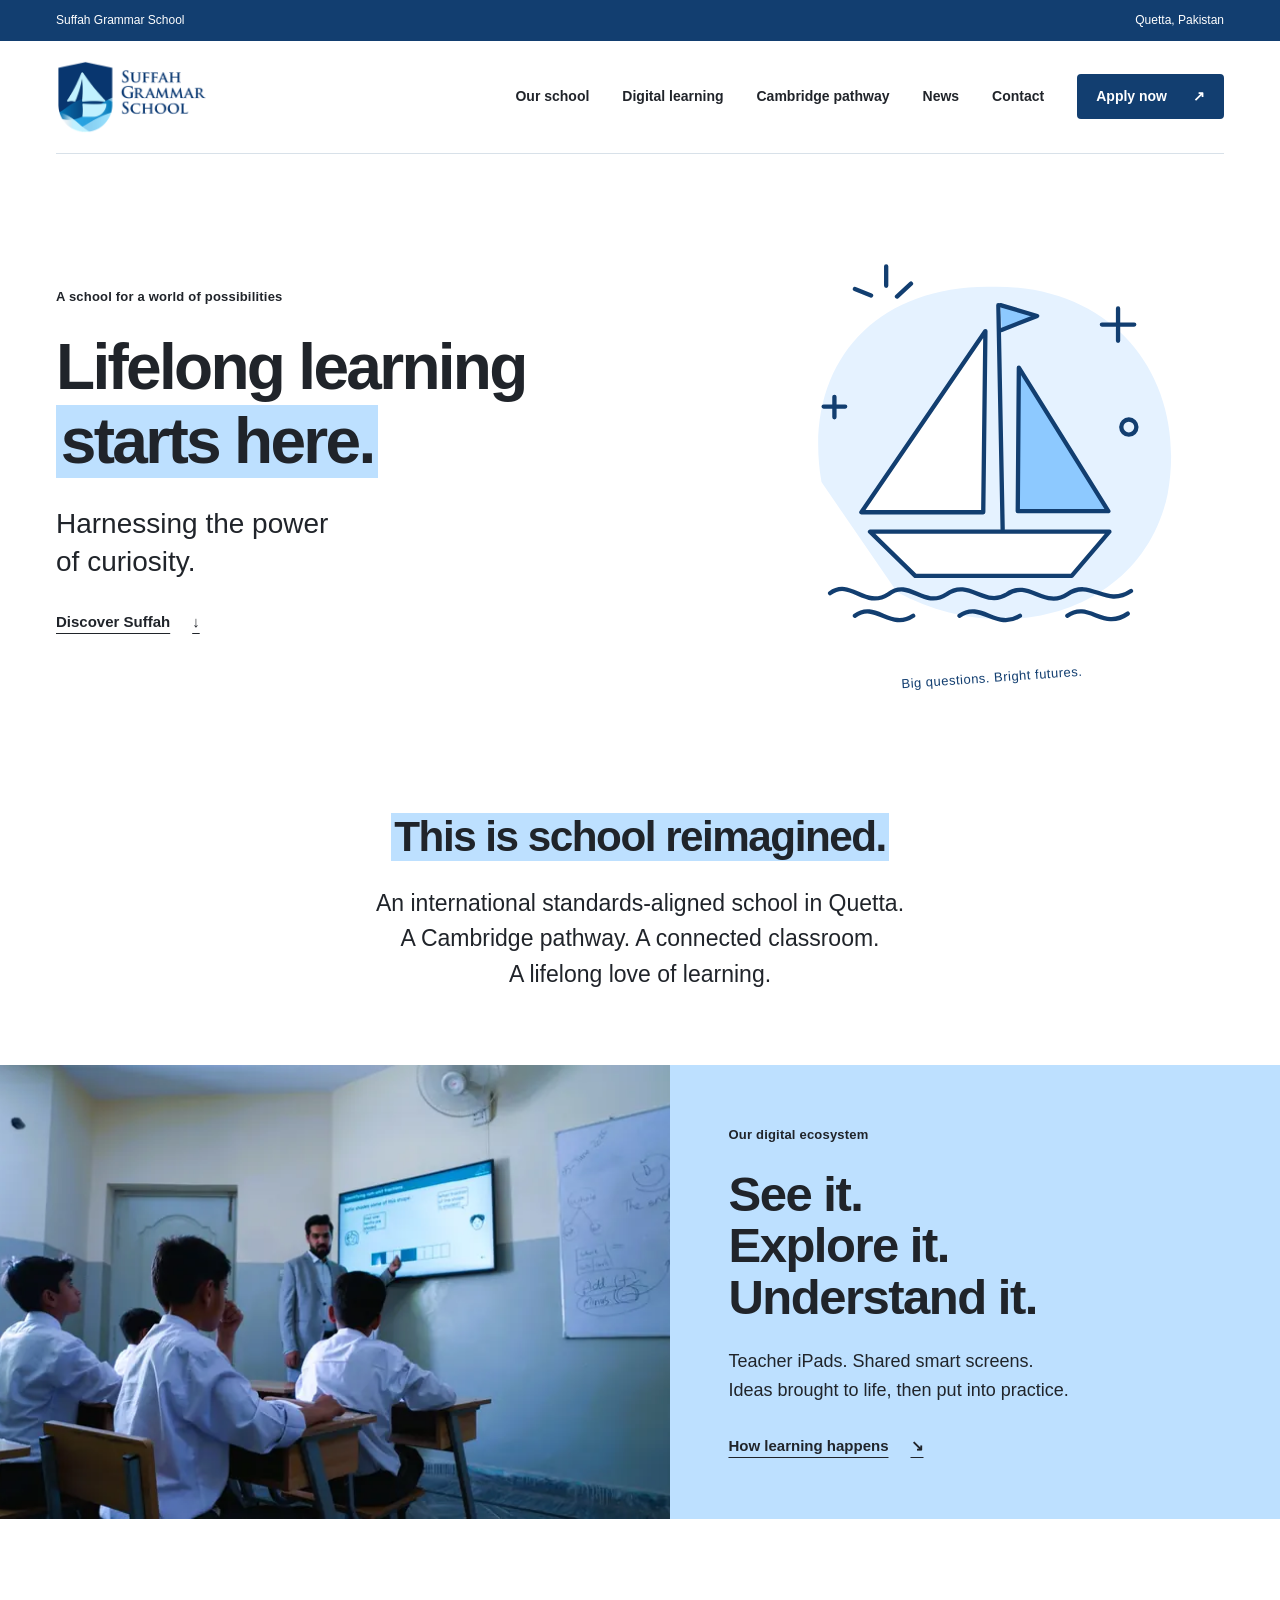
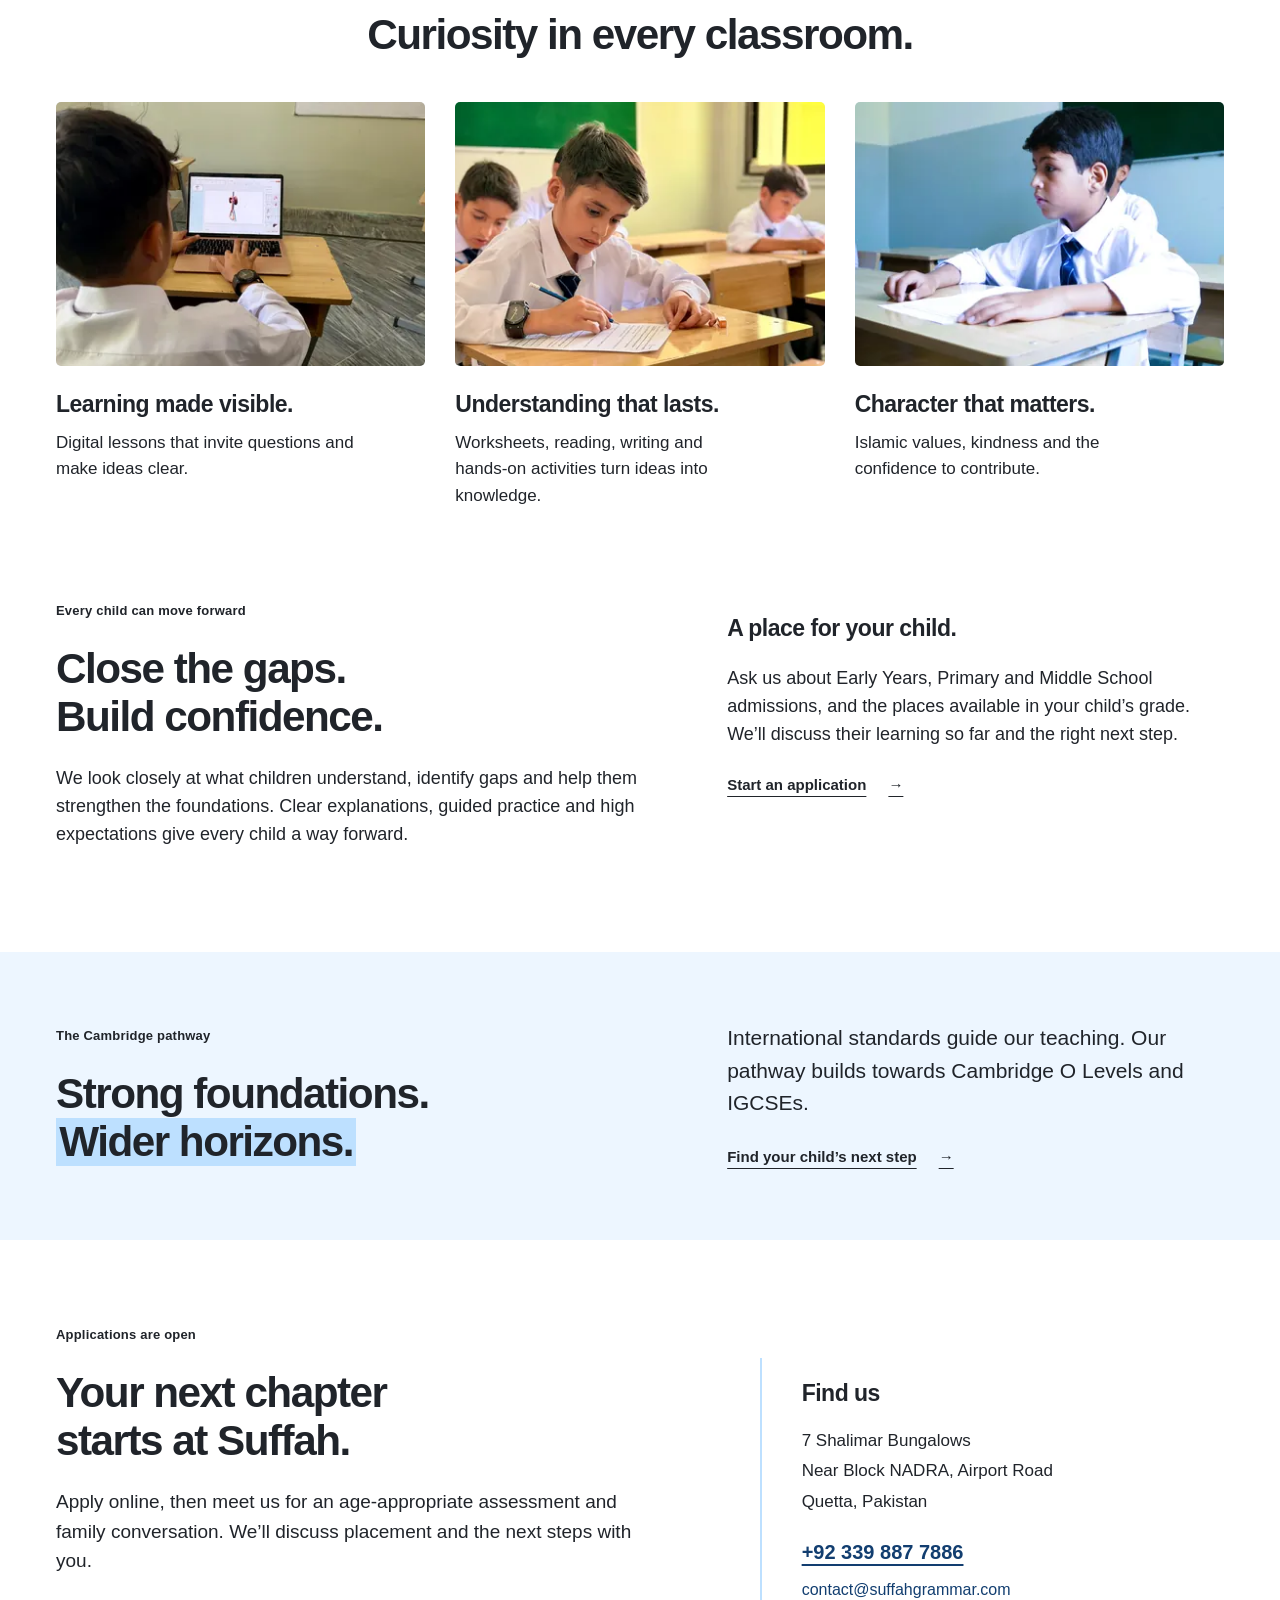
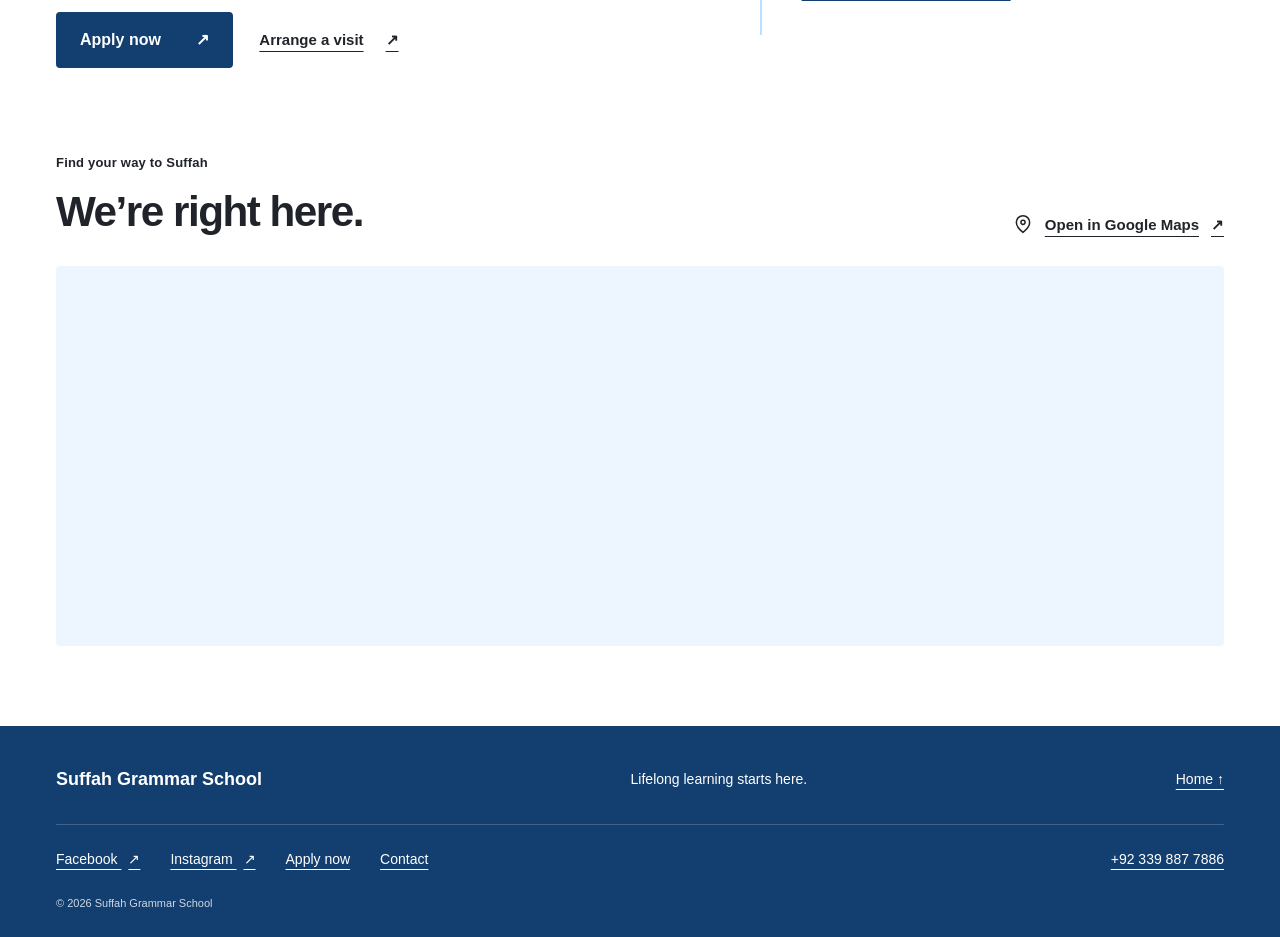
<file: index.html>
<!doctype html>
<html lang="en">
<head>
<meta charset="utf-8"><meta name="viewport" content="width=device-width, initial-scale=1">
<title>Suffah Grammar School · Lifelong learning starts here.</title>
<meta name="description" content="An international standards-aligned school in Quetta. A Cambridge pathway, a teacher-led digital ecosystem, and a lifelong love of learning.">
<meta name="theme-color" content="#123e70">
<link rel="icon" href="favicon.ico" sizes="16x16 32x32 48x48 64x64">
<link rel="icon" type="image/png" sizes="32x32" href="assets/favicon-32.png">
<link rel="apple-touch-icon" sizes="180x180" href="assets/apple-touch-icon.png">
<link rel="stylesheet" href="styles.css?v=20261030"><script defer src="script.js"></script>
</head>
<body>
<a class="skip" href="#main">Skip to content</a>
<div class="topbar"><div class="wrap"><span>Suffah Grammar School</span><span>Quetta, Pakistan</span></div></div>
<header class="wrap">
<a href="#home" class="brand" aria-label="Suffah Grammar School home"><img src="assets/crest.webp" width="160" height="78" alt="Suffah Grammar School"></a>
<button class="menu-toggle" aria-expanded="false" aria-controls="navigation">Menu <span aria-hidden="true">☰</span></button>
<nav id="navigation" aria-label="Main navigation"><a href="#about">Our school</a><a href="#digital">Digital learning</a><a href="#pathway">Cambridge pathway</a><a href="blog.html">News</a><a href="contact.html">Contact</a><a class="button small" href="apply.html">Apply now <span aria-hidden="true">↗</span></a></nav>
</header>
<main id="main">
<section class="hero wrap" id="home">
<div><p class="eyebrow">A school for a world of possibilities</p><h1>Lifelong learning<br><span class="highlight">starts here.</span></h1><p class="hero-sub">Harnessing the power<br class="desktop-break"> of curiosity.</p><a class="text-link" href="#about">Discover Suffah <span aria-hidden="true">↓</span></a></div>
<div class="hero-drawing" aria-hidden="true">
<svg viewBox="0 0 430 400" fill="none" xmlns="http://www.w3.org/2000/svg"><path d="M57 230C39 126 102 49 211 49C330 45 397 136 378 241C355 350 228 387 127 332" fill="#e5f2ff"/><g stroke="#123e70" stroke-width="4" stroke-linecap="round" stroke-linejoin="round"><path d="M221 66L225 274M209 90L94 258L207 258L209 90Z" fill="white"/><path d="M240 124L323 257L239 257L240 124Z" fill="#8dc9ff"/><path d="M102 276L324 276L289 317L144 317L102 276Z" fill="#fff"/><path d="M65 333C84 319 97 348 119 334C139 319 151 348 173 334C194 319 208 347 229 334C249 320 264 348 285 334C307 319 320 347 344 331M88 354C107 340 121 368 142 354M185 354C205 340 219 368 241 354M285 354C305 340 318 368 341 352"/><path d="M332 69L332 99M317 84L347 84M69 151L69 170M59 160L79 160M127 58L140 46M117 48L117 30M103 57L88 51"/><circle cx="342" cy="179" r="7"/><path d="M223 66L257 76L224 89" fill="#8dc9ff"/></g></svg>
<span class="drawing-note">Big questions. Bright futures.</span>
</div>
</section>
<section class="statement wrap" id="about"><h2><span class="highlight">This is school reimagined.</span></h2><p>An international standards-aligned school in Quetta.<br>A Cambridge pathway. A connected classroom.<br>A lifelong love of learning.</p></section>
<section class="digital" id="digital"><div class="photo"><img src="assets/classroom-800.webp" srcset="assets/classroom-480.webp 480w, assets/classroom-800.webp 800w, assets/classroom-1200.webp 1200w" sizes="(max-width: 760px) 100vw, 55vw" width="1200" height="675" alt="A Suffah teacher explains fractions on a shared smart screen while pupils follow the lesson." loading="lazy" decoding="async"></div><div class="digital-copy"><p class="eyebrow">Our digital ecosystem</p><h2>See it.<br> Explore it.<br> Understand it.</h2><p>Teacher iPads. Shared smart screens.<br>Ideas brought to life, then put into practice.</p><a class="text-link" href="#learning">How learning happens <span aria-hidden="true">↘</span></a></div></section>
<section class="learning wrap" id="learning"><h2>Curiosity in every classroom.</h2><div class="feature-grid">
<article><div class="feature-photo"><img src="assets/digital-learning-800.webp" srcset="assets/digital-learning-480.webp 480w, assets/digital-learning-800.webp 800w, assets/digital-learning-1200.webp 1200w" sizes="(max-width: 760px) calc(100vw - 40px), (max-width: 1000px) 31vw, 380px" width="1200" height="675" alt="A Suffah pupil explores a digital anatomy model on a laptop." loading="lazy" decoding="async"></div><h3>Learning made visible.</h3><p>Digital lessons that invite questions and make ideas clear.</p></article>
<article><div class="feature-photo"><img src="assets/written-work-800.webp" srcset="assets/written-work-480.webp 480w, assets/written-work-800.webp 800w, assets/written-work-1200.webp 1200w" sizes="(max-width: 760px) calc(100vw - 40px), (max-width: 1000px) 31vw, 380px" width="1200" height="675" alt="Suffah pupils work carefully through written classroom tasks." loading="lazy" decoding="async"></div><h3>Understanding that lasts.</h3><p>Worksheets, reading, writing and hands-on activities turn ideas into knowledge.</p></article>
<article><div class="feature-photo"><img src="assets/attentive-learning-800.webp" srcset="assets/attentive-learning-480.webp 480w, assets/attentive-learning-800.webp 800w, assets/attentive-learning-1200.webp 1200w" sizes="(max-width: 760px) calc(100vw - 40px), (max-width: 1000px) 31vw, 380px" width="1200" height="675" alt="A Suffah pupil listens attentively with an open workbook during a classroom lesson." loading="lazy" decoding="async"></div><h3>Character that matters.</h3><p>Islamic values, kindness and the confidence to contribute.</p></article>
</div></section>
<section class="school-details wrap" aria-labelledby="support-heading"><div><p class="eyebrow">Every child can move forward</p><h2 id="support-heading">Close the gaps.<br>Build confidence.</h2><p>We look closely at what children understand, identify gaps and help them strengthen the foundations. Clear explanations, guided practice and high expectations give every child a way forward.</p></div><div><h3>A place for your child.</h3><p>Ask us about Early Years, Primary and Middle School admissions, and the places available in your child’s grade. We’ll discuss their learning so far and the right next step.</p><a class="text-link" href="apply.html">Start an application <span aria-hidden="true">→</span></a></div></section>
<section class="pathway" id="pathway"><div class="wrap pathway-inner"><div><p class="eyebrow">The Cambridge pathway</p><h2>Strong foundations.<br><span class="highlight">Wider horizons.</span></h2></div><div><p>International standards guide our teaching. Our pathway builds towards Cambridge O Levels and IGCSEs.</p><a class="text-link" href="#admissions">Find your child’s next step <span aria-hidden="true">→</span></a></div></div></section>
<section class="admissions wrap" id="admissions"><div><p class="eyebrow">Applications are open</p><h2>Your next chapter<br>starts at Suffah.</h2><p>Apply online, then meet us for an age-appropriate assessment and family conversation. We’ll discuss placement and the next steps with you.</p><a class="button" href="apply.html">Apply now <span aria-hidden="true">↗</span></a> <a class="text-link visit-link" href="mailto:contact@suffahgrammar.com?subject=Arrange%20a%20school%20visit">Arrange a visit <span aria-hidden="true">↗</span></a></div><div class="contact"><h3>Find us</h3><address>7 Shalimar Bungalows<br>Near Block NADRA, Airport Road<br>Quetta, Pakistan</address><a href="tel:+923398877886" class="contact-phone">+92 339 887 7886</a><a href="mailto:contact@suffahgrammar.com">contact@suffahgrammar.com</a></div></section>
<section class="location wrap" aria-labelledby="location-heading"><div class="location-heading"><div><p class="eyebrow">Find your way to Suffah</p><h2 id="location-heading">We’re right here.</h2></div><a class="text-link map-link" href="https://maps.app.goo.gl/nrNajizDr9tdLnMu7" target="_blank" rel="noopener noreferrer"><svg viewBox="0 0 24 24" width="20" height="20" fill="none" stroke="currentColor" stroke-width="1.8" aria-hidden="true"><path d="M20 10c0 6-8 12-8 12S4 16 4 10a8 8 0 1 1 16 0Z"/><circle cx="12" cy="10" r="2.5"/></svg>Open in Google Maps <span aria-hidden="true">↗</span></a></div><iframe title="Suffah Grammar School location on Google Maps" src="https://www.google.com/maps/embed?pb=!1m18!1m12!1m3!1d3446.887152625197!2d66.9877105!3d30.2402944!2m3!1f0!2f0!3f0!3m2!1i1024!2i768!4f13.1!3m3!1m2!1s0x3ed2e1c1c35e0dab%3A0xf099ffb978bb62bd!2sSuffah%20Grammar%20School!5e0!3m2!1sen!2sus!4v1792916186809!5m2!1sen!2sus" width="1200" height="380" style="border:0" allowfullscreen loading="lazy" referrerpolicy="strict-origin-when-cross-origin"></iframe></section>
</main>
<footer><div class="wrap footer-inner"><span>Suffah Grammar School</span><p>Lifelong learning starts here.</p><a href="index.html#home">Home ↑</a></div><div class="wrap footer-socials" aria-label="Follow Suffah Grammar School"><a href="https://www.facebook.com/731927980005603" target="_blank" rel="noopener noreferrer">Facebook <span aria-hidden="true">↗</span></a><a href="https://www.instagram.com/suffahgrammar" target="_blank" rel="noopener noreferrer">Instagram <span aria-hidden="true">↗</span></a><a href="apply.html">Apply now</a><a href="contact.html">Contact</a><a href="tel:+923398877886">+92 339 887 7886</a></div><div class="wrap copyright">© <span id="year">2026</span> Suffah Grammar School</div></footer>
</body></html>
</file>
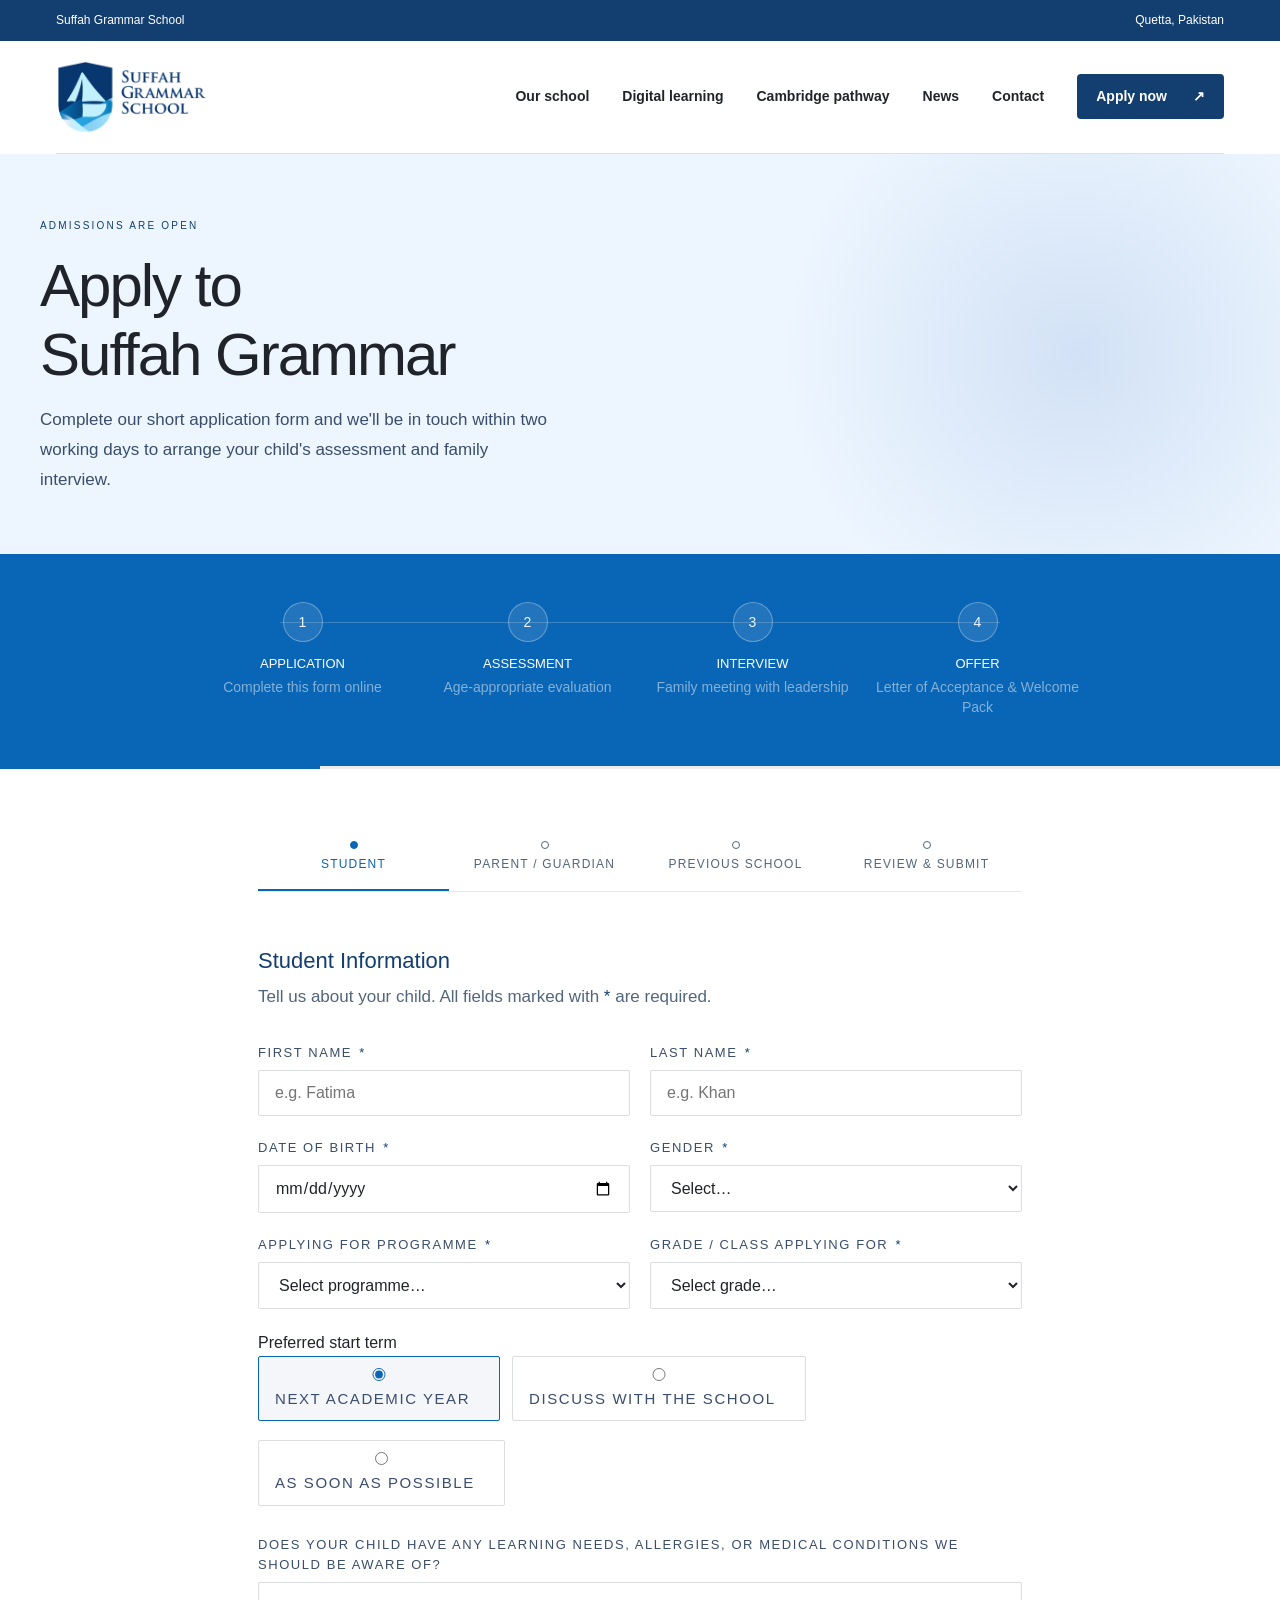
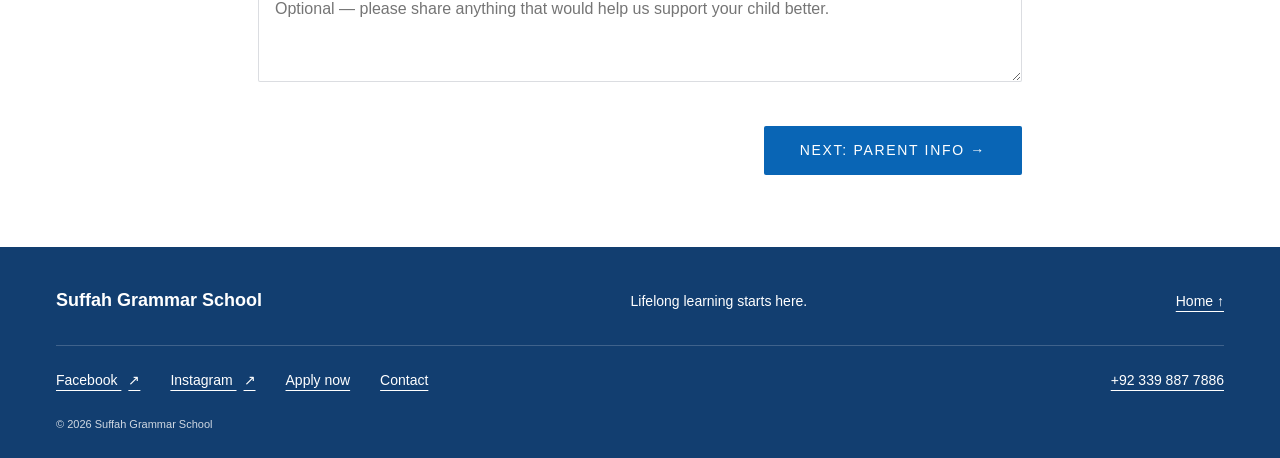
<file: apply.html>
<!DOCTYPE html>
<html lang="en">
<head>
  <meta charset="UTF-8"/>
  <meta name="viewport" content="width=device-width, initial-scale=1.0"/>
  <title>Apply for Admission | Suffah Grammar School</title>
  <link rel="icon" href="favicon.ico" sizes="16x16 32x32 48x48 64x64">
<link rel="icon" type="image/png" sizes="32x32" href="assets/favicon-32.png">
<link rel="apple-touch-icon" sizes="180x180" href="assets/apple-touch-icon.png">
  <link rel="preconnect" href="https://fonts.googleapis.com">
  <link href="https://fonts.googleapis.com/css2?family=Cinzel:wght@400;500;600&family=EB+Garamond:ital,wght@0,400;0,500;1,400&family=DM+Sans:wght@300;400;500&display=swap" rel="stylesheet">
  <style>
    *,*::before,*::after{box-sizing:border-box;margin:0;padding:0}
    :root{
      --navy:#0e1e3a;--blue-dark:#1a3460;--blue-mid:#2b5297;--blue:#3a6bbf;
      --blue-light:#6a9fd4;--blue-pale:#dde9f7;--blue-faint:#f0f5fc;
      --cream:#f7f5f0;--warm-white:#fdfcfa;--text-dark:#0e1e3a;
      --text-mid:#3a4e6b;--text-light:#7a8ea8;--gold:#c8a152;--gold-light:#e6c87a;
      --green:#2e7d52;--green-light:#e8f5ee;
      --trajan:'Cinzel',Georgia,serif;--serif:'EB Garamond',Georgia,serif;--sans:'DM Sans',sans-serif;
    }
    html{scroll-behavior:smooth}
    body{font-family:var(--sans);background:var(--warm-white);color:var(--text-dark);overflow-x:hidden}

    /* NAV */
    nav{position:fixed;top:0;left:0;right:0;z-index:200;display:flex;align-items:center;justify-content:space-between;padding:0 40px;height:92px;background:var(--navy);border-bottom:1px solid rgba(255,255,255,.06);transition:box-shadow .3s}
    nav.scrolled{box-shadow:0 4px 32px rgba(14,30,58,.5)}
    .nav-logo{display:flex;align-items:center;text-decoration:none;flex-direction:column;justify-content:center}
    .nav-logo-main{font-family:var(--trajan);font-size:26px;font-weight:600;color:var(--warm-white);letter-spacing:.06em;line-height:1.2}
    .nav-logo-sub{font-family:var(--sans);font-size:11px;font-weight:400;letter-spacing:.22em;text-transform:uppercase;color:var(--blue-light);margin-top:4px}
    .nav-links{display:flex;gap:28px;list-style:none;align-items:center}
    .nav-links a{font-size:14px;font-weight:400;letter-spacing:.07em;text-transform:uppercase;color:rgba(253,252,250,.7);text-decoration:none;transition:color .2s}
    .nav-links a:hover,.nav-links a.active{color:var(--warm-white)}
    .nav-cta{font-size:13px;font-weight:500;letter-spacing:.1em;text-transform:uppercase;color:var(--navy);background:var(--gold);padding:12px 26px;border-radius:2px;text-decoration:none;transition:background .2s;white-space:nowrap}
    .nav-cta:hover{background:var(--gold-light)}
    .hamburger{display:none;flex-direction:column;gap:5px;cursor:pointer;background:none;border:none;padding:4px}
    .hamburger span{display:block;width:24px;height:1.5px;background:var(--warm-white)}
    .mobile-menu{display:none;position:fixed;top:92px;left:0;right:0;z-index:199;background:var(--navy);border-top:1px solid rgba(255,255,255,.08);padding:24px 32px;flex-direction:column}
    .mobile-menu.open{display:flex}
    .mobile-menu a{font-size:16px;letter-spacing:.08em;text-transform:uppercase;color:rgba(253,252,250,.75);text-decoration:none;padding:14px 0;border-bottom:1px solid rgba(255,255,255,.06);transition:color .2s}
    .mobile-menu a:last-child{border-bottom:none;margin-top:16px;color:var(--gold)}

    /* PAGE HEADER */
    .page-header{background:var(--navy);padding:140px 48px 80px;position:relative;overflow:hidden}
    .page-header-accent{position:absolute;top:-100px;right:-100px;width:600px;height:600px;border-radius:50%;background:radial-gradient(circle,rgba(58,107,191,.15) 0%,transparent 70%);pointer-events:none}
    .page-header-inner{max-width:680px;position:relative;z-index:2}
    .section-label{font-size:10px;letter-spacing:.22em;text-transform:uppercase;font-weight:500;margin-bottom:18px;display:block}
    .page-header h1{font-family:var(--trajan);font-size:clamp(26px,5vw,52px);font-weight:400;color:var(--warm-white);margin-bottom:16px;letter-spacing:.03em;line-height:1.15}
    .page-header p{font-size:17px;line-height:1.75;color:rgba(253,252,250,.65);max-width:520px}
    .promo-badge{display:inline-block;background:rgba(200,161,82,.15);border:1px solid rgba(200,161,82,.3);border-radius:2px;padding:12px 20px;margin-top:24px;font-size:13px;color:var(--gold-light);line-height:1.55}

    /* PROCESS STEPS */
    .process-strip{background:var(--blue-mid);padding:48px}
    .process-inner{max-width:900px;margin:0 auto;display:grid;grid-template-columns:repeat(4,1fr);gap:0;position:relative}
    .process-inner::before{content:'';position:absolute;top:20px;left:10%;right:10%;height:1px;background:rgba(255,255,255,.2);z-index:0}
    .process-step{text-align:center;position:relative;z-index:1}
    .process-num{width:40px;height:40px;border-radius:50%;background:rgba(255,255,255,.1);border:1px solid rgba(255,255,255,.3);display:flex;align-items:center;justify-content:center;margin:0 auto 12px;font-family:var(--trajan);font-size:14px;font-weight:500;color:var(--gold-light)}
    .process-step h4{font-size:13px;letter-spacing:.1em;text-transform:uppercase;font-weight:500;color:var(--warm-white);margin-bottom:4px}
    .process-step p{font-size:14px;color:rgba(253,252,250,.5);line-height:1.4}

    /* MAIN FORM AREA */
    .form-area{max-width:860px;margin:0 auto;padding:72px 48px}

    /* STEPPER */
    .stepper{display:flex;gap:0;margin-bottom:52px;border-bottom:1px solid rgba(14,30,58,.1)}
    .step-btn{
      flex:1;padding:0 0 16px;font-size:12px;letter-spacing:.1em;text-transform:uppercase;
      font-weight:500;color:var(--text-light);border:none;background:none;cursor:default;
      border-bottom:2px solid transparent;display:flex;flex-direction:column;align-items:center;gap:6px;
    }
    .step-btn.done{color:var(--blue-mid);border-bottom-color:transparent;cursor:pointer}
    .step-btn.done .step-dot{background:var(--blue-mid)}
    .step-btn.active{color:var(--blue-mid);border-bottom-color:var(--blue-mid)}
    .step-btn.active .step-dot{background:var(--blue-mid);border-color:var(--blue-mid)}
    .step-dot{width:8px;height:8px;border-radius:50%;border:1.5px solid var(--text-light);background:transparent;transition:all .2s}

    /* FORM PANELS */
    .form-panel{display:none;animation:fadeIn .3s ease}
    .form-panel.active{display:block}
    @keyframes fadeIn{from{opacity:0;transform:translateY(10px)}to{opacity:1;transform:none}}

    .panel-title{font-family:var(--trajan);font-size:22px;font-weight:500;color:var(--navy);margin-bottom:6px;letter-spacing:.04em}
    .panel-subtitle{font-size:17px;color:var(--text-light);margin-bottom:32px;line-height:1.55}

    .form-group{margin-bottom:22px}
    .form-group label{display:block;font-size:13px;letter-spacing:.12em;text-transform:uppercase;font-weight:500;color:var(--text-mid);margin-bottom:7px}
    .form-group label .req{color:var(--blue);margin-left:2px}
    .form-group input,.form-group select,.form-group textarea{
      width:100%;padding:13px 16px;font-family:var(--sans);font-size:16px;
      color:var(--text-dark);background:var(--warm-white);
      border:1px solid rgba(14,30,58,.15);border-radius:2px;
      outline:none;transition:border-color .2s,box-shadow .2s;
    }
    .form-group input:focus,.form-group select:focus,.form-group textarea:focus{
      border-color:var(--blue-mid);box-shadow:0 0 0 3px rgba(43,82,151,.08);
    }
    .form-group input.error,.form-group select.error{border-color:#c0392b}
    .error-msg{font-size:13px;color:#c0392b;margin-top:5px;display:none}
    .form-group input.error + .error-msg,.form-group select.error + .error-msg{display:block}
    .form-group textarea{resize:vertical;min-height:100px;line-height:1.6}
    .form-row{display:grid;grid-template-columns:1fr 1fr;gap:20px}
    .form-row-3{display:grid;grid-template-columns:1fr 1fr 1fr;gap:20px}

    .form-section-divider{border:none;border-top:1px solid rgba(14,30,58,.08);margin:32px 0}
    .form-section-label{font-size:12px;letter-spacing:.2em;text-transform:uppercase;font-weight:500;color:var(--blue);margin-bottom:20px;display:block}

    .checkbox-group{display:flex;flex-direction:column;gap:10px}
    .checkbox-item{display:flex;align-items:flex-start;gap:12px;cursor:pointer}
    .checkbox-item input[type="checkbox"]{width:17px;height:17px;margin-top:1px;accent-color:var(--blue-mid);flex-shrink:0}
    .checkbox-item span{font-size:16px;color:var(--text-mid);line-height:1.5}

    .radio-group{display:flex;flex-wrap:wrap;gap:12px}
    .radio-item{display:flex;align-items:center;gap:8px;cursor:pointer;padding:10px 16px;border:1px solid rgba(14,30,58,.15);border-radius:2px;transition:border-color .2s,background .2s}
    .radio-item:has(input:checked){border-color:var(--blue-mid);background:rgba(43,82,151,.05)}
    .radio-item input{accent-color:var(--blue-mid)}
    .radio-item span{font-size:15px;color:var(--text-mid)}

    /* REVIEW BOX */
    .review-box{background:var(--blue-faint);border-radius:3px;padding:28px 32px;margin-bottom:24px;border:1px solid rgba(14,30,58,.07)}
    .review-box h4{font-family:var(--trajan);font-size:15px;font-weight:500;color:var(--navy);letter-spacing:.06em;margin-bottom:16px}
    .review-grid{display:grid;grid-template-columns:1fr 1fr;gap:8px 24px}
    .review-item .rl{font-size:13px;letter-spacing:.1em;text-transform:uppercase;color:var(--text-light);margin-bottom:2px}
    .review-item .rv{font-size:16px;color:var(--text-dark)}

    .declaration{background:rgba(200,161,82,.06);border:1px solid rgba(200,161,82,.2);border-radius:3px;padding:20px 24px;margin-bottom:24px}
    .declaration p{font-size:15px;line-height:1.7;color:var(--text-mid)}

    /* NAV BUTTONS */
    .form-nav{display:flex;justify-content:space-between;align-items:center;margin-top:36px}
    .btn-back{font-size:14px;font-weight:500;letter-spacing:.1em;text-transform:uppercase;color:var(--text-light);background:none;border:1px solid rgba(14,30,58,.15);padding:13px 28px;border-radius:2px;cursor:pointer;transition:all .2s}
    .btn-back:hover{border-color:var(--blue-mid);color:var(--blue-mid)}
    .btn-next{font-size:14px;font-weight:500;letter-spacing:.12em;text-transform:uppercase;color:var(--warm-white);background:var(--blue-mid);border:none;padding:14px 36px;border-radius:2px;cursor:pointer;transition:background .2s}
    .btn-next:hover{background:var(--navy)}
    .btn-submit{font-size:14px;font-weight:500;letter-spacing:.12em;text-transform:uppercase;color:var(--navy);background:var(--gold);border:none;padding:14px 36px;border-radius:2px;cursor:pointer;transition:background .2s}
    .btn-submit:hover{background:var(--gold-light)}

    /* PROGRESS BAR */
    .progress-bar{height:3px;background:rgba(14,30,58,.08);position:relative;overflow:hidden}
    .progress-fill{height:100%;background:var(--blue-mid);transition:width .4s ease}

    /* SUCCESS */
    .success-screen{display:none;text-align:center;padding:64px 32px}
    .success-screen.show{display:block;animation:fadeIn .5s ease}
    .success-crest{width:80px;margin:0 auto 24px;opacity:.85}
    .success-screen h2{font-family:var(--trajan);font-size:28px;font-weight:500;color:var(--navy);margin-bottom:16px;letter-spacing:.04em}
    .success-screen p{font-size:17px;color:var(--text-mid);line-height:1.75;max-width:480px;margin:0 auto 28px}
    .success-ref{display:inline-block;font-family:var(--trajan);font-size:18px;font-weight:500;color:var(--blue-mid);background:var(--blue-faint);border:1px solid var(--blue-pale);border-radius:3px;padding:12px 28px;margin-bottom:28px;letter-spacing:.06em}
    .success-actions{display:flex;gap:16px;justify-content:center;flex-wrap:wrap}
    .success-actions a{font-size:14px;letter-spacing:.1em;text-transform:uppercase;font-weight:500;text-decoration:none;padding:13px 28px;border-radius:2px;transition:all .2s}
    .sa-primary{color:var(--warm-white);background:var(--blue-mid)}
    .sa-primary:hover{background:var(--navy)}
    .sa-secondary{color:var(--blue-mid);border:1px solid var(--blue-light)}
    .sa-secondary:hover{background:var(--blue-faint)}

    /* FOOTER */
    footer{background:var(--navy);color:var(--warm-white);padding:40px 48px 28px}
    .footer-bottom{max-width:1100px;margin:0 auto;display:flex;justify-content:space-between;align-items:center;flex-wrap:wrap;gap:16px}
    .footer-bottom-left{display:flex;align-items:center;gap:20px}
    .footer-bottom-left img{height:48px;mix-blend-mode:screen}
    .footer-bottom-left p{font-size:14px;color:rgba(253,252,250,.35)}
    .footer-links{display:flex;gap:24px;flex-wrap:wrap}
    .footer-links a{font-size:14px;color:rgba(253,252,250,.45);text-decoration:none;letter-spacing:.06em;transition:color .2s}
    .footer-links a:hover{color:var(--warm-white)}

    /* MOBILE */
    @media(max-width:960px){
      nav{padding:0 24px}
      .nav-links,.nav-cta{display:none}
      .hamburger{display:flex}
      .page-header{padding:120px 28px 60px}
      .process-strip{padding:40px 28px}
      .process-inner{grid-template-columns:repeat(2,1fr);gap:24px}
      .process-inner::before{display:none}
      .form-area{padding:48px 28px}
      .form-row,.form-row-3{grid-template-columns:1fr}
      .review-grid{grid-template-columns:1fr}
      .stepper{gap:0;overflow-x:auto;padding-bottom:2px}
      .step-btn{min-width:80px;padding-bottom:14px;font-size:10px}
    }
    @media(max-width:600px){
      .radio-group{flex-direction:column}
      .form-nav{flex-direction:column-reverse;gap:12px}
      .btn-back,.btn-next,.btn-submit{width:100%;text-align:center}
      .footer-bottom{flex-direction:column;align-items:flex-start}
    }
  </style>
<link rel="stylesheet" href="styles.css?v=20261030">
<script defer src="script.js"></script>
</head>
<body class="legacy-page">

<a class="skip" href="#main">Skip to content</a>
<div class="topbar"><div class="wrap"><span>Suffah Grammar School</span><span>Quetta, Pakistan</span></div></div>
<header class="wrap">
<a href="index.html#home" class="brand" aria-label="Suffah Grammar School home"><img src="assets/crest.webp" width="160" height="78" alt="Suffah Grammar School"></a>
<button class="menu-toggle" aria-expanded="false" aria-controls="navigation">Menu <span aria-hidden="true">☰</span></button>
<nav id="navigation" aria-label="Main navigation"><a href="index.html#about">Our school</a><a href="index.html#digital">Digital learning</a><a href="index.html#pathway">Cambridge pathway</a><a href="blog.html">News</a><a href="contact.html">Contact</a><a class="button small" href="apply.html">Apply now <span aria-hidden="true">↗</span></a></nav>
</header><main id="main">

<!-- PAGE HEADER -->
<div class="page-header">
  <div class="page-header-accent"></div>
  <div class="page-header-inner">
    <span class="section-label" style="color:var(--gold)">Admissions are open</span>
    <h1>Apply to<br>Suffah Grammar</h1>
    <p>Complete our short application form and we'll be in touch within two working days to arrange your child's assessment and family interview.</p>

  </div>
</div>

<!-- PROCESS STEPS -->
<div class="process-strip" id="process">
  <div class="process-inner">
    <div class="process-step">
      <div class="process-num">1</div>
      <h4>Application</h4>
      <p>Complete this form online</p>
    </div>
    <div class="process-step">
      <div class="process-num">2</div>
      <h4>Assessment</h4>
      <p>Age-appropriate evaluation</p>
    </div>
    <div class="process-step">
      <div class="process-num">3</div>
      <h4>Interview</h4>
      <p>Family meeting with leadership</p>
    </div>
    <div class="process-step">
      <div class="process-num">4</div>
      <h4>Offer</h4>
      <p>Letter of Acceptance &amp; Welcome Pack</p>
    </div>
  </div>
</div>

<!-- PROGRESS BAR -->
<div class="progress-bar"><div class="progress-fill" id="progress-fill" style="width:25%"></div></div>

<!-- MAIN FORM -->
<div class="form-area">

  <!-- STEPPER -->
  <div class="stepper">
    <button class="step-btn active" id="step-btn-1" onclick="goToStep(1)">
      <span class="step-dot"></span>Student
    </button>
    <button class="step-btn" id="step-btn-2" onclick="goToStep(2)">
      <span class="step-dot"></span>Parent / Guardian
    </button>
    <button class="step-btn" id="step-btn-3" onclick="goToStep(3)">
      <span class="step-dot"></span>Previous School
    </button>
    <button class="step-btn" id="step-btn-4" onclick="goToStep(4)">
      <span class="step-dot"></span>Review &amp; Submit
    </button>
  </div>

  <form id="application-form" novalidate>

    <!-- ── STEP 1: STUDENT ── -->
    <div class="form-panel active" id="panel-1">
      <p class="panel-title">Student Information</p>
      <p class="panel-subtitle">Tell us about your child. All fields marked with <span style="color:var(--blue)">*</span> are required.</p>

      <div class="form-row">
        <div class="form-group">
          <label for="s-fname">First Name <span class="req">*</span></label>
          <input type="text" id="s-fname" required placeholder="e.g. Fatima"/>
          <p class="error-msg">Please enter the student's first name.</p>
        </div>
        <div class="form-group">
          <label for="s-lname">Last Name <span class="req">*</span></label>
          <input type="text" id="s-lname" required placeholder="e.g. Khan"/>
          <p class="error-msg">Please enter the student's last name.</p>
        </div>
      </div>

      <div class="form-row">
        <div class="form-group">
          <label for="s-dob">Date of Birth <span class="req">*</span></label>
          <input type="date" id="s-dob" required/>
          <p class="error-msg">Please enter the date of birth.</p>
        </div>
        <div class="form-group">
          <label for="s-gender">Gender <span class="req">*</span></label>
          <select id="s-gender" required>
            <option value="">Select…</option>
            <option>Male</option>
            <option>Female</option>
          </select>
          <p class="error-msg">Please select a gender.</p>
        </div>
      </div>

      <div class="form-row">
        <div class="form-group">
          <label for="s-programme">Applying for Programme <span class="req">*</span></label>
          <select id="s-programme" required>
            <option value="">Select programme…</option>
            <option>Early Years (Pre-K – Grade II)</option>
            <option>Primary (Grades III – V)</option>
            <option>Middle School (Grades VI – VIII)</option>
            <option>Senior / O Levels (Grades IX – XI)</option>
          </select>
          <p class="error-msg">Please select a programme.</p>
        </div>
        <div class="form-group">
          <label for="s-grade">Grade / Class Applying For <span class="req">*</span></label>
          <select id="s-grade" required>
            <option value="">Select grade…</option>
            <option>Pre-Kindergarten</option>
            <option>Kindergarten (KG 1)</option>
            <option>KG 2</option>
            <option>Grade I</option>
            <option>Grade II</option>
            <option>Grade III</option>
            <option>Grade IV</option>
            <option>Grade V</option>
            <option>Grade VI</option>
            <option>Grade VII</option>
            <option>Grade VIII</option>
            <option>Grade IX</option>
            <option>Grade X</option>
            <option>Grade XI</option>
          </select>
          <p class="error-msg">Please select a grade.</p>
        </div>
      </div>

      <div class="form-group">
        <p>Preferred start term</p>
        <div class="radio-group">
          <label class="radio-item"><input type="radio" name="start-term" value="Next academic year" checked/><span>Next academic year</span></label>
          <label class="radio-item"><input type="radio" name="start-term" value="Discuss with the school"/><span>Discuss with the school</span></label>
          <label class="radio-item"><input type="radio" name="start-term" value="As soon as possible"/><span>As soon as possible</span></label>
        </div>
      </div>

      <div class="form-group">
        <label for="s-needs">Does your child have any learning needs, allergies, or medical conditions we should be aware of?</label>
        <textarea id="s-needs" placeholder="Optional — please share anything that would help us support your child better."></textarea>
      </div>

      <div class="form-nav">
        <span></span>
        <button type="button" class="btn-next" onclick="nextStep(1)">Next: Parent Info →</button>
      </div>
    </div>

    <!-- ── STEP 2: PARENT ── -->
    <div class="form-panel" id="panel-2">
      <p class="panel-title">Parent / Guardian Information</p>
      <p class="panel-subtitle">We'll use these details to contact you about your child's application and to arrange the family interview.</p>

      <span class="form-section-label">Primary Contact</span>
      <div class="form-row">
        <div class="form-group">
          <label for="p-fname">Full Name <span class="req">*</span></label>
          <input type="text" id="p-fname" required placeholder="e.g. Ahmed Khan"/>
          <p class="error-msg">Please enter your full name.</p>
        </div>
        <div class="form-group">
          <label for="p-rel">Relationship to Student <span class="req">*</span></label>
          <select id="p-rel" required>
            <option value="">Select…</option>
            <option>Father</option>
            <option>Mother</option>
            <option>Guardian</option>
            <option>Other</option>
          </select>
          <p class="error-msg">Please select your relationship.</p>
        </div>
      </div>

      <div class="form-row">
        <div class="form-group">
          <label for="p-nic">CNIC Number <span class="req">*</span></label>
          <input type="text" id="p-nic" required placeholder="XXXXX-XXXXXXX-X" maxlength="15" oninput="formatNIC(this)"/>
          <p class="error-msg">Please enter a valid CNIC number.</p>
        </div>
        <div class="form-group">
          <label for="p-profession">Profession <span class="req">*</span></label>
          <select id="p-profession" required>
            <option value="">Select…</option>
            <option>Government Employee</option>
            <option>Private Sector / Corporate</option>
            <option>Business / Self-Employed</option>
            <option>Doctor / Healthcare</option>
            <option>Engineer</option>
            <option>Teacher / Academic</option>
            <option>Lawyer / Legal</option>
            <option>Military / Law Enforcement</option>
            <option>Housewife / Homemaker</option>
            <option>Retired</option>
            <option>Other</option>
          </select>
          <p class="error-msg">Please select your profession.</p>
        </div>
      </div>

      <div class="form-row">
        <div class="form-group">
          <label for="p-phone">Phone / WhatsApp <span class="req">*</span></label>
          <input type="tel" id="p-phone" required placeholder="+92 3XX XXXXXXX"/>
          <p class="error-msg">Please enter a contact number.</p>
        </div>
        <div class="form-group">
          <label for="p-email">Email Address <span style="font-size:10px;color:var(--text-light);letter-spacing:.06em">(optional)</span></label>
          <input type="email" id="p-email" placeholder="your@email.com"/>
        </div>
      </div>

      <div class="form-group">
        <label for="p-address">Residential Address</label>
        <input type="text" id="p-address" placeholder="Street address, area, Quetta"/>
      </div>

      <hr class="form-section-divider"/>
      <span class="form-section-label">Second Contact (Optional)</span>

      <div class="form-row">
        <div class="form-group">
          <label for="p2-name">Full Name</label>
          <input type="text" id="p2-name" placeholder="e.g. Ayesha Khan"/>
        </div>
        <div class="form-group">
          <label for="p2-rel">Relationship to Student</label>
          <select id="p2-rel">
            <option value="">Select…</option>
            <option>Father</option>
            <option>Mother</option>
            <option>Guardian</option>
            <option>Other</option>
          </select>
        </div>
      </div>

      <div class="form-row">
        <div class="form-group">
          <label for="p2-phone">Phone / WhatsApp</label>
          <input type="tel" id="p2-phone" placeholder="+92 3XX XXXXXXX"/>
        </div>
        <div class="form-group">
          <label for="p2-profession">Profession</label>
          <select id="p2-profession">
            <option value="">Select…</option>
            <option>Government Employee</option>
            <option>Private Sector / Corporate</option>
            <option>Business / Self-Employed</option>
            <option>Doctor / Healthcare</option>
            <option>Engineer</option>
            <option>Teacher / Academic</option>
            <option>Lawyer / Legal</option>
            <option>Military / Law Enforcement</option>
            <option>Housewife / Homemaker</option>
            <option>Retired</option>
            <option>Other</option>
          </select>
        </div>
      </div>

      <div class="form-group">
        <label for="p-source">How did you hear about Suffah Grammar?</label>
        <select id="p-source">
          <option value="">Select…</option>
          <option>Friend or family referral</option>
          <option>Social media (Facebook / Instagram)</option>
          <option>Google / online search</option>
          <option>Newspaper or magazine</option>
          <option>Passing by / signage</option>
          <option>Other</option>
        </select>
      </div>

      <div class="form-nav">
        <button type="button" class="btn-back" onclick="prevStep(2)">← Back</button>
        <button type="button" class="btn-next" onclick="nextStep(2)">Next: Previous School →</button>
      </div>
    </div>

    <!-- ── STEP 3: PREVIOUS SCHOOL ── -->
    <div class="form-panel" id="panel-3">
      <p class="panel-title">Previous School Information</p>
      <p class="panel-subtitle">This helps us understand your child's academic background and ensure a smooth transition.</p>

      <div class="form-row">
        <div class="form-group">
          <label for="prev-school">Current / Previous School Name</label>
          <input type="text" id="prev-school" placeholder="e.g. City Grammar School, Quetta"/>
        </div>
        <div class="form-group">
          <label for="prev-grade">Current Grade / Class</label>
          <input type="text" id="prev-grade" placeholder="e.g. Grade V / Class 5"/>
        </div>
      </div>

      <div class="form-row">
        <div class="form-group">
          <label for="prev-medium">Medium of Instruction</label>
          <select id="prev-medium">
            <option value="">Select…</option>
            <option>English</option>
            <option>Urdu</option>
            <option>Bilingual (English / Urdu)</option>
            <option>Other</option>
          </select>
        </div>
        <div class="form-group">
          <label for="prev-year">Year of Last Attendance</label>
          <input type="text" id="prev-year" placeholder="e.g. 2026"/>
        </div>
      </div>

      <div class="form-group">
        <label for="prev-reason">Reason for Switching Schools</label>
        <textarea id="prev-reason" placeholder="Optional — please share why you are looking for a new school."></textarea>
      </div>

      <hr class="form-section-divider"/>

      <div class="form-group">
        <p>Which of the following best describes your child? (Select all that apply)</p>
        <div class="checkbox-group">
          <label class="checkbox-item"><input type="checkbox" name="child-desc" value="curious"/> <span>Curious and loves to ask questions</span></label>
          <label class="checkbox-item"><input type="checkbox" name="child-desc" value="creative"/> <span>Creative and enjoys art, music, or drama</span></label>
          <label class="checkbox-item"><input type="checkbox" name="child-desc" value="sporty"/> <span>Active and sporty</span></label>
          <label class="checkbox-item"><input type="checkbox" name="child-desc" value="tech"/> <span>Interested in technology and computing</span></label>
          <label class="checkbox-item"><input type="checkbox" name="child-desc" value="social"/> <span>Social and community-minded</span></label>
          <label class="checkbox-item"><input type="checkbox" name="child-desc" value="needs-support"/> <span>Needs extra academic support</span></label>
        </div>
      </div>

      <div class="form-group">
        <label for="other-notes">Anything else you'd like us to know about your child?</label>
        <textarea id="other-notes" placeholder="Optional — share anything you feel is important."></textarea>
      </div>

      <div class="form-nav">
        <button type="button" class="btn-back" onclick="prevStep(3)">← Back</button>
        <button type="button" class="btn-next" onclick="nextStep(3)">Review Application →</button>
      </div>
    </div>

    <!-- ── STEP 4: REVIEW ── -->
    <div class="form-panel" id="panel-4">
      <p class="panel-title">Review &amp; Submit</p>
      <p class="panel-subtitle">Please review your details before submitting. You can go back to any section to make changes.</p>

      <div class="review-box" id="review-student">
        <h4>Student Details</h4>
        <div class="review-grid" id="review-student-grid"></div>
      </div>

      <div class="review-box" id="review-parent">
        <h4>Parent / Guardian Details</h4>
        <div class="review-grid" id="review-parent-grid"></div>
      </div>

      <div class="review-box" id="review-school">
        <h4>Previous School</h4>
        <div class="review-grid" id="review-school-grid"></div>
      </div>

      <div class="declaration">
        <p>By submitting this application I confirm that the information provided is accurate and complete. I understand that Suffah Grammar School may contact me to arrange the assessment and interview, and that submission of this form does not guarantee admission.</p>
      </div>

      <div class="form-group">
        <label class="checkbox-item" style="cursor:pointer">
          <input type="checkbox" id="declaration-check" required/>
          <span>I agree to the declaration above and consent to Suffah Grammar School contacting me about this application. <span class="req">*</span></span>
        </label>
      </div>

      <div class="form-nav">
        <button type="button" class="btn-back" onclick="prevStep(4)">← Back</button>
        <button type="button" class="btn-submit" onclick="submitApplication()">Submit Application ✓</button>
      </div>
    </div>

  </form>

  <!-- SUCCESS SCREEN -->
  <div class="success-screen" id="success-screen">
    <img class="success-crest" src="assets/crest.webp" alt="Suffah Grammar School"/>
    <h2>Application Received</h2>
    <p>Thank you for applying to Suffah Grammar School. We have received your application and will be in touch within <strong>two working days</strong> to arrange your child's assessment and your family interview.</p>
    <div class="success-ref" id="success-ref">Your application reference</div>
    <p style="font-size:15px;color:var(--text-light);margin-bottom:28px">Please save your reference number above. Email us if you have any questions.</p>
    <div class="success-actions">
      <a href="mailto:contact@suffahgrammar.com" class="sa-primary">Email the school</a>
      <a href="index.html" class="sa-secondary">Return to Homepage</a>
    </div>
  </div>

</div>

<!-- FOOTER -->
</main><footer><div class="wrap footer-inner"><span>Suffah Grammar School</span><p>Lifelong learning starts here.</p><a href="index.html#home">Home ↑</a></div><div class="wrap footer-socials" aria-label="Follow Suffah Grammar School"><a href="https://www.facebook.com/731927980005603" target="_blank" rel="noopener noreferrer">Facebook <span aria-hidden="true">↗</span></a><a href="https://www.instagram.com/suffahgrammar" target="_blank" rel="noopener noreferrer">Instagram <span aria-hidden="true">↗</span></a><a href="apply.html">Apply now</a><a href="contact.html">Contact</a><a href="tel:+923398877886">+92 339 887 7886</a></div><div class="wrap copyright">© <span id="year">2026</span> Suffah Grammar School</div></footer>

<script>
  let currentStep = 1;
  const totalSteps = 4;

  function formatNIC(input){
    let v = input.value.replace(/[^0-9]/g,'');
    if(v.length > 5 && v.length <= 12) v = v.slice(0,5) + '-' + v.slice(5);
    else if(v.length > 12) v = v.slice(0,5) + '-' + v.slice(5,12) + '-' + v.slice(12,13);
    input.value = v;
  }

  function goToStep(n){
    if(n >= currentStep) return; // only go back via prev buttons
    switchStep(n);
  }

  function nextStep(from){
    if(!validateStep(from)) return;
    if(from === 3) buildReview();
    switchStep(from + 1);
  }

  function prevStep(from){
    switchStep(from - 1);
  }

  function switchStep(n){
    document.getElementById('panel-' + currentStep).classList.remove('active');
    document.getElementById('step-btn-' + currentStep).classList.remove('active');
    if(n > currentStep){
      document.getElementById('step-btn-' + currentStep).classList.add('done');
    } else {
      document.getElementById('step-btn-' + (currentStep)).classList.remove('done');
    }
    currentStep = n;
    document.getElementById('panel-' + currentStep).classList.add('active');
    document.getElementById('step-btn-' + currentStep).classList.add('active');
    document.getElementById('progress-fill').style.width = (currentStep / totalSteps * 100) + '%';
    window.scrollTo({top: document.querySelector('.progress-bar').offsetTop - 80, behavior:'smooth'});
  }

  function validateStep(step){
    let valid = true;
    const required = document.querySelectorAll('#panel-' + step + ' [required]');
    required.forEach(field => {
      field.classList.remove('error');
      if(!field.value.trim() || !field.checkValidity()){
        field.classList.add('error');
        valid = false;
      }
    });
    return valid;
  }

  function buildReview(){
    const studentGrid = document.getElementById('review-student-grid');
    const parentGrid = document.getElementById('review-parent-grid');
    const schoolGrid = document.getElementById('review-school-grid');

    const startTerm = document.querySelector('input[name="start-term"]:checked')?.value || '—';

    studentGrid.innerHTML = rv('Full Name', (v('s-fname') + ' ' + v('s-lname')).trim()) +
      rv('Date of Birth', v('s-dob')) + rv('Gender', v('s-gender','select')) +
      rv('Programme', v('s-programme','select')) + rv('Grade', v('s-grade','select')) +
      rv('Start Term', startTerm);

    parentGrid.innerHTML = rv('Name', v('p-fname')) + rv('Relationship', v('p-rel','select')) +
      rv('CNIC', v('p-nic')) + rv('Profession', v('p-profession','select')) +
      rv('Phone / WhatsApp', v('p-phone')) + rv('Email', v('p-email') || '—') +
      rv('Address', v('p-address') || '—');

    schoolGrid.innerHTML = rv('School', v('prev-school') || '—') +
      rv('Grade Attended', v('prev-grade') || '—') +
      rv('Medium', v('prev-medium','select') || '—') +
      rv('Last Year', v('prev-year') || '—');
  }

  function escapeHTML(value){
    const element = document.createElement('span');
    element.textContent = value;
    return element.innerHTML;
  }

  function rv(label, value){
    return `<div class="review-item"><p class="rl">${label}</p><p class="rv">${escapeHTML(value || '—')}</p></div>`;
  }

  function v(id, type){
    const el = document.getElementById(id);
    if(!el) return '';
    return el.value;
  }

  async function submitApplication(){
    const decl = document.getElementById('declaration-check');
    if(!decl.checked){
      decl.parentElement.style.color = '#c0392b';
      decl.parentElement.querySelector('span').style.color = '#c0392b';
      return;
    }

    const submitBtn = document.querySelector('.btn-submit');
    submitBtn.textContent = 'Submitting…';
    submitBtn.disabled = true;

    const startTerm = document.querySelector('input[name="start-term"]:checked')?.value || '—';
    const childDesc = [...document.querySelectorAll('input[name="child-desc"]:checked')].map(c=>c.value).join(', ') || '—';
    const ref = 'SGS-' + new Date().getFullYear() + '-' + crypto.randomUUID().slice(0, 8).toUpperCase();

    const payload = {
      _subject: `New Application [${ref}] — ${v('s-fname')} ${v('s-lname')}`,
      reference: ref,
      // Student
      student_name: v('s-fname') + ' ' + v('s-lname'),
      student_dob: v('s-dob'),
      student_gender: v('s-gender'),
      programme: v('s-programme'),
      grade: v('s-grade'),
      start_term: startTerm,
      special_needs: v('s-needs') || '—',
      // Parent
      parent_name: v('p-fname'),
      parent_relationship: v('p-rel'),
      parent_cnic: v('p-nic'),
      parent_profession: v('p-profession'),
      parent_phone: v('p-phone'),
      parent_email: v('p-email') || '—',
      parent_address: v('p-address') || '—',
      second_contact_name: v('p2-name') || '—',
      second_contact_phone: v('p2-phone') || '—',
      second_contact_profession: v('p2-profession') || '—',
      how_heard: v('p-source') || '—',
      // School
      previous_school: v('prev-school') || '—',
      previous_grade: v('prev-grade') || '—',
      medium: v('prev-medium') || '—',
      last_year: v('prev-year') || '—',
      reason_switching: v('prev-reason') || '—',
      child_description: childDesc,
      other_notes: v('other-notes') || '—',
    };

    try {
      // Existing admissions submission endpoint.
      const res = await fetch('https://formspree.io/f/xzdjjrre', {
        method: 'POST',
        headers: { 'Content-Type': 'application/json', 'Accept': 'application/json' },
        body: JSON.stringify(payload)
      });

      if(!res.ok) throw new Error('Network error');

      document.getElementById('success-ref').textContent = ref;
      document.getElementById('application-form').style.display = 'none';
      document.querySelector('.stepper').style.display = 'none';
      document.getElementById('success-screen').classList.add('show');
      window.scrollTo({top: document.querySelector('.form-area').offsetTop - 80, behavior:'smooth'});
      document.querySelector('.sa-primary').href = 'mailto:contact@suffahgrammar.com?subject=' + encodeURIComponent('Application enquiry ' + ref);

    } catch(err) {
      submitBtn.textContent = 'Submit Application ✓';
      submitBtn.disabled = false;
      alert('There was a problem submitting your application. Please try again or email contact@suffahgrammar.com.');
    }
  }
</script>
</body>
</html>
</file>
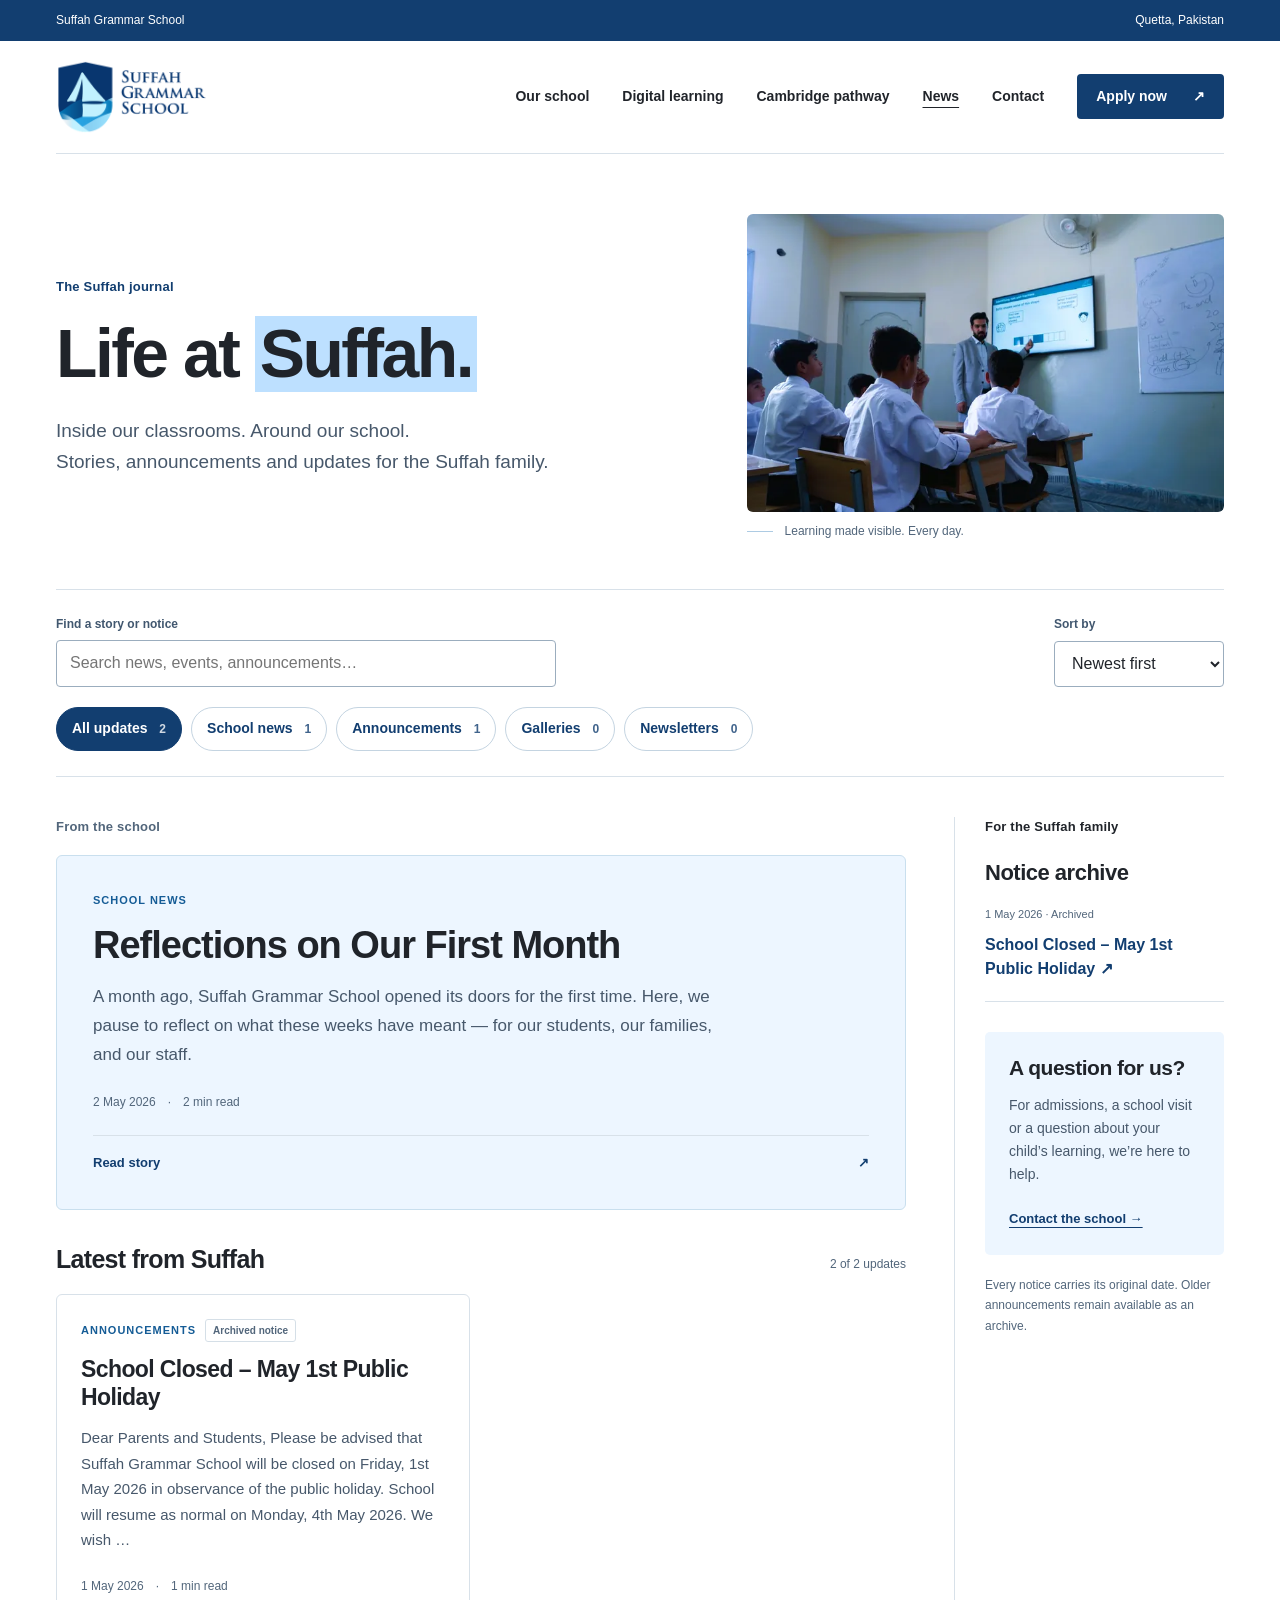
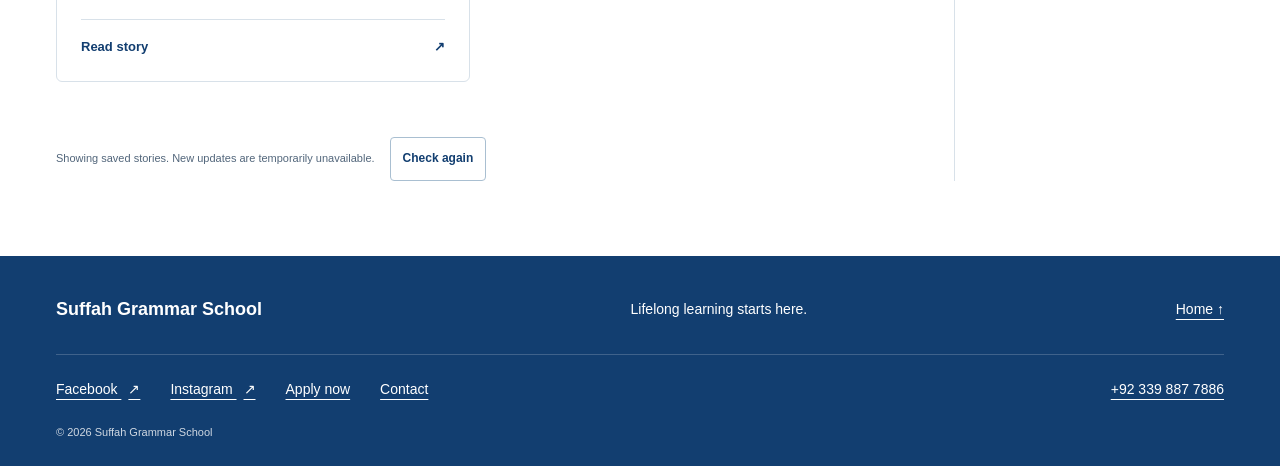
<file: blog.html>
<!doctype html>
<html lang="en"><head>
<meta charset="utf-8"><meta name="viewport" content="width=device-width, initial-scale=1">
<title>News &amp; Announcements | Suffah Grammar School</title>
<meta name="description" content="Stories from our classrooms, school announcements and updates for the Suffah family in Quetta.">
<meta name="theme-color" content="#123e70">
<meta property="og:title" content="News & Announcements | Suffah Grammar School">
<meta property="og:description" content="Inside our classrooms. Around our school. Updates for the Suffah family.">
<meta property="og:type" content="website">
<meta property="og:image" content="https://www.suffahgrammar.com/assets/classroom-1200.webp">
<link rel="icon" href="favicon.ico" sizes="16x16 32x32 48x48 64x64">
<link rel="icon" type="image/png" sizes="32x32" href="assets/favicon-32.png">
<link rel="apple-touch-icon" sizes="180x180" href="assets/apple-touch-icon.png">
<link rel="stylesheet" href="styles.css?v=20261030">
<link rel="stylesheet" href="blog.css?v=20261030-journal2">
<script defer src="script.js"></script>
<script defer src="vendor/js-yaml.min.js?v=4.1.1"></script>
<script defer src="news-core.js?v=20261030-journal2"></script>
<script defer src="blog.js?v=20261030-journal1"></script>
</head><body class="news-page">
<a class="skip" href="#main">Skip to content</a>
<div class="topbar"><div class="wrap"><span>Suffah Grammar School</span><span>Quetta, Pakistan</span></div></div>
<header class="wrap">
<a href="index.html#home" class="brand" aria-label="Suffah Grammar School home"><img src="assets/crest.webp" width="160" height="78" alt="Suffah Grammar School"></a>
<button class="menu-toggle" aria-expanded="false" aria-controls="navigation">Menu <span aria-hidden="true">☰</span></button>
<nav id="navigation" aria-label="Main navigation"><a href="index.html#about">Our school</a><a href="index.html#digital">Digital learning</a><a href="index.html#pathway">Cambridge pathway</a><a href="blog.html" aria-current="page">News</a><a href="contact.html">Contact</a><a class="button small" href="apply.html">Apply now <span aria-hidden="true">↗</span></a></nav>
</header>
<main id="main">
<div id="news-listing">
<section class="news-hero wrap" aria-labelledby="news-title">
<div><p class="eyebrow">The Suffah journal</p><h1 id="news-title">Life at <span class="highlight">Suffah.</span></h1><p class="intro">Inside our classrooms. Around our school.<br>Stories, announcements and updates for the Suffah family.</p></div>
<figure><img src="assets/classroom-800.webp" srcset="assets/classroom-480.webp 480w, assets/classroom-800.webp 800w, assets/classroom-1200.webp 1200w" sizes="(max-width:600px) calc(100vw - 40px), 40vw" width="800" height="450" alt="A Suffah teacher explores fractions with pupils using a shared smart screen." fetchpriority="high"><figcaption>Learning made visible. Every day.</figcaption></figure>
</section>
<section class="news-tools wrap" aria-label="Browse school updates">
<div class="search-row"><div class="search-field"><label for="news-search">Find a story or notice</label><input type="search" id="news-search" placeholder="Search news, events, announcements…" autocomplete="off" maxlength="160"></div><div class="sort-field"><label for="news-sort">Sort by</label><select id="news-sort"><option value="newest">Newest first</option><option value="oldest">Oldest first</option></select></div></div>
<div class="news-filters" role="group" aria-label="Filter by update type">
<button type="button" data-category="all" aria-pressed="true">All updates <span>2</span></button>
<button type="button" data-category="post" aria-pressed="false">School news <span>1</span></button>
<button type="button" data-category="announcement" aria-pressed="false">Announcements <span>1</span></button>
<button type="button" data-category="gallery" aria-pressed="false">Galleries <span>0</span></button>
<button type="button" data-category="newsletter" aria-pressed="false">Newsletters <span>0</span></button>
</div></section>
<div class="news-layout wrap"><div>
<section class="featured-block" id="featured-story" aria-label="Featured school story"><!-- snapshot-feature:start --><p class="eyebrow">From the school</p><article class="story-card featured-story text-story"><div class="story-copy"><div class="story-meta"><span class="category">School News</span></div><h2><a href="blog.html?post=post-2026-05-02-our-first-month" data-post="post-2026-05-02-our-first-month">Reflections on Our First Month</a></h2><p>A month ago, Suffah Grammar School opened its doors for the first time. Here, we pause to reflect on what these weeks have meant — for our students, our families, and our staff.</p><div class="story-bottom"><time datetime="2026-05-02T04:00:00.000Z">2 May 2026</time><span>2 min read</span></div><a class="story-read" href="blog.html?post=post-2026-05-02-our-first-month" data-post="post-2026-05-02-our-first-month">Read story <span aria-hidden="true">↗</span><span class="sr-only">: Reflections on Our First Month</span></a></div></article><!-- snapshot-feature:end --></section>
<section aria-labelledby="results-heading"><div class="results-heading"><h2 id="results-heading">Latest from Suffah</h2><p id="results-count" role="status" aria-live="polite" aria-atomic="true">2 updates</p></div>
<div class="stories-grid" id="stories-grid"><!-- snapshot-cards:start --><article class="story-card text-story"><div class="story-copy"><div class="story-meta"><span class="category">Announcements</span><span class="archive-badge">Archived notice</span></div><h3><a href="blog.html?post=announcement-2026-05-01-school-closed-%E2%80%93-may-1st-public-holiday" data-post="announcement-2026-05-01-school-closed-–-may-1st-public-holiday">School Closed – May 1st Public Holiday</a></h3><p>Dear Parents and Students, Please be advised that Suffah Grammar School will be closed on Friday, 1st May 2026 in observance of the public holiday. School will resume as normal on Monday, 4th May 2026. We wish …</p><div class="story-bottom"><time datetime="2026-05-01T17:07:00.000Z">1 May 2026</time><span>1 min read</span></div><a class="story-read" href="blog.html?post=announcement-2026-05-01-school-closed-%E2%80%93-may-1st-public-holiday" data-post="announcement-2026-05-01-school-closed-–-may-1st-public-holiday">Read story <span aria-hidden="true">↗</span><span class="sr-only">: School Closed – May 1st Public Holiday</span></a></div></article><!-- snapshot-cards:end --></div>
<div class="news-state" id="no-results" hidden><h3>No matching updates.</h3><p>Try another word or browse all news and announcements.</p><button type="button" id="clear-search">Clear filters</button></div>
<div class="news-load"><button type="button" id="load-more" hidden>Load more updates ↓</button></div>
<div class="news-sync"><span id="news-status" role="status">Published school updates</span><button id="retry-news" type="button" hidden>Check again</button></div>
</section></div>
<aside class="news-aside" aria-label="For parents"><section><p class="eyebrow">For the Suffah family</p><h2 id="notice-heading">School notices</h2><ul class="notice-list" id="notice-list"><li><span class="notice-date">1 May 2026 · Archived</span><a href="blog.html?post=announcement-2026-05-01-school-closed-%E2%80%93-may-1st-public-holiday">School Closed – May 1st Public Holiday ↗</a></li></ul></section>
<div class="parent-card"><h3>A question for us?</h3><p>For admissions, a school visit or a question about your child’s learning, we’re here to help.</p><a href="contact.html">Contact the school →</a></div><p class="archive-help">Every notice carries its original date. Older announcements remain available as an archive.</p>
</aside></div>
<noscript><section class="wrap"><p>JavaScript is off. Read the published stories below; enable it for search, filters and the latest updates.</p><!-- snapshot-noscript:start --><details><summary>Reflections on Our First Month</summary><p>2 May 2026</p><div class="article-body"><p>A month ago, Suffah Grammar School opened its doors for the first time. The morning was quiet in the way that meaningful mornings often are — a stillness before something begins. And then the children arrived.</p><p>Looking back now, what strikes me most is not any single event, but the texture of ordinary days. Students finding their seats. Teachers learning names. The small negotiations of a community figuring itself out.</p><h2>A Beginning Worth Remembering</h2><p>The first weeks of any school carry a particular kind of energy. There is nervousness, of course — in children, in parents, in staff. But there is also something rarer: genuine openness. Everyone arrives without the weight of old habits. Everything is being built from the start.</p><p>Our classrooms found their rhythm sooner than we expected. Within days, students were asking questions, challenging each other&#39;s thinking, and — most encouragingly — making mistakes without fear. That last part matters more than anything. A student who is afraid to be wrong will never truly learn.</p><h2>What We Are Building Together</h2><p>Suffah Grammar School was always going to be more than a building and a timetable. From the beginning, we wanted to create an environment where academic rigour and human warmth are not in tension but reinforce each other. These first weeks have shown us that this is possible.</p><p>We have seen it in the way older students have looked out for younger ones, without being asked. In the conversations between parents at the gate that have stretched longer than anyone planned. In the pride on a child&#39;s face when they finally grasp something difficult — and the teacher&#39;s quiet satisfaction beside them.</p><p>These are not small things. These are the foundations.</p><h2>Looking Ahead</h2><p>There is much still to build. We are honest about that. But we enter the coming months with something we did not entirely expect to feel so quickly: confidence. Confidence that the students here are capable of extraordinary things. Confidence that the families who have placed their trust in us have made the right decision. Confidence that the staff we have assembled are not just competent, but genuinely committed.</p><p>The first month is behind us. The rest of the year stretches ahead — full of possibility.</p><p>We are grateful you are part of it.</p></div></details><details><summary>School Closed – May 1st Public Holiday</summary><p>1 May 2026</p><div class="article-body"><p>Dear Parents and Students,</p><p>Please be advised that Suffah Grammar School will be closed on Friday, 1st May 2026 in observance of the public holiday.</p><p>School will resume as normal on Monday, 4th May 2026. We wish all our families a safe and restful holiday.</p></div></details><!-- snapshot-noscript:end --></section></noscript>
</div>
<section class="news-reader wrap" id="news-reader" aria-label="Read a school update" hidden></section>
</main>
<footer><div class="wrap footer-inner"><span>Suffah Grammar School</span><p>Lifelong learning starts here.</p><a href="index.html#home">Home ↑</a></div><div class="wrap footer-socials" aria-label="Follow Suffah Grammar School"><a href="https://www.facebook.com/731927980005603" target="_blank" rel="noopener noreferrer">Facebook <span aria-hidden="true">↗</span></a><a href="https://www.instagram.com/suffahgrammar" target="_blank" rel="noopener noreferrer">Instagram <span aria-hidden="true">↗</span></a><a href="apply.html">Apply now</a><a href="contact.html">Contact</a><a href="tel:+923398877886">+92 339 887 7886</a></div><div class="wrap copyright">© <span id="year">2026</span> Suffah Grammar School</div></footer>
<script id="news-snapshot" type="application/json">[{"id":"post-2026-05-02-our-first-month","path":"_posts/2026-05-02-our-first-month.md","type":"post","title":"Reflections on Our First Month","date":"2026-05-02T04:00:00.000Z","category":"School News","author":"","summary":"A month ago, Suffah Grammar School opened its doors for the first time. Here, we pause to reflect on what these weeks have meant — for our students, our families, and our staff.","body":"A month ago, Suffah Grammar School opened its doors for the first time. The morning was quiet in the way that meaningful mornings often are — a stillness before something begins. And then the children arrived.\n\nLooking back now, what strikes me most is not any single event, but the texture of ordinary days. Students finding their seats. Teachers learning names. The small negotiations of a community figuring itself out.\n\n## A Beginning Worth Remembering\n\nThe first weeks of any school carry a particular kind of energy. There is nervousness, of course — in children, in parents, in staff. But there is also something rarer: genuine openness. Everyone arrives without the weight of old habits. Everything is being built from the start.\n\nOur classrooms found their rhythm sooner than we expected. Within days, students were asking questions, challenging each other's thinking, and — most encouragingly — making mistakes without fear. That last part matters more than anything. A student who is afraid to be wrong will never truly learn.\n\n## What We Are Building Together\n\nSuffah Grammar School was always going to be more than a building and a timetable. From the beginning, we wanted to create an environment where academic rigour and human warmth are not in tension but reinforce each other. These first weeks have shown us that this is possible.\n\nWe have seen it in the way older students have looked out for younger ones, without being asked. In the conversations between parents at the gate that have stretched longer than anyone planned. In the pride on a child's face when they finally grasp something difficult — and the teacher's quiet satisfaction beside them.\n\nThese are not small things. These are the foundations.\n\n## Looking Ahead\n\nThere is much still to build. We are honest about that. But we enter the coming months with something we did not entirely expect to feel so quickly: confidence. Confidence that the students here are capable of extraordinary things. Confidence that the families who have placed their trust in us have made the right decision. Confidence that the staff we have assembled are not just competent, but genuinely committed.\n\nThe first month is behind us. The rest of the year stretches ahead — full of possibility.\n\nWe are grateful you are part of it.","image":"","caption":"","photos":[],"sections":[],"intro":"","issue":"","important":false,"sourceSha":"d81557ab995dd23e63a5d8ee8170ddef12369d36"},{"id":"announcement-2026-05-01-school-closed-–-may-1st-public-holiday","path":"_announcements/2026-05-01-school-closed-–-may-1st-public-holiday.md","type":"announcement","title":"School Closed – May 1st Public Holiday","date":"2026-05-01T17:07:00.000Z","category":"","author":"","summary":"Dear Parents and Students, Please be advised that Suffah Grammar School will be closed on Friday, 1st May 2026 in observance of the public holiday. School will resume as normal on Monday, 4th May 2026. We wish …","body":"Dear Parents and Students,\n\n\n\nPlease be advised that Suffah Grammar School will be closed on Friday, 1st May 2026 in observance of the public holiday.\n\n\n\nSchool will resume as normal on Monday, 4th May 2026. We wish all our families a safe and restful holiday.","image":"","caption":"","photos":[],"sections":[],"intro":"","issue":"","important":true,"sourceSha":"68a54e76a9f38b4fb77416b355ac834c15ec6aaa"}]</script>
</body></html>
</file>
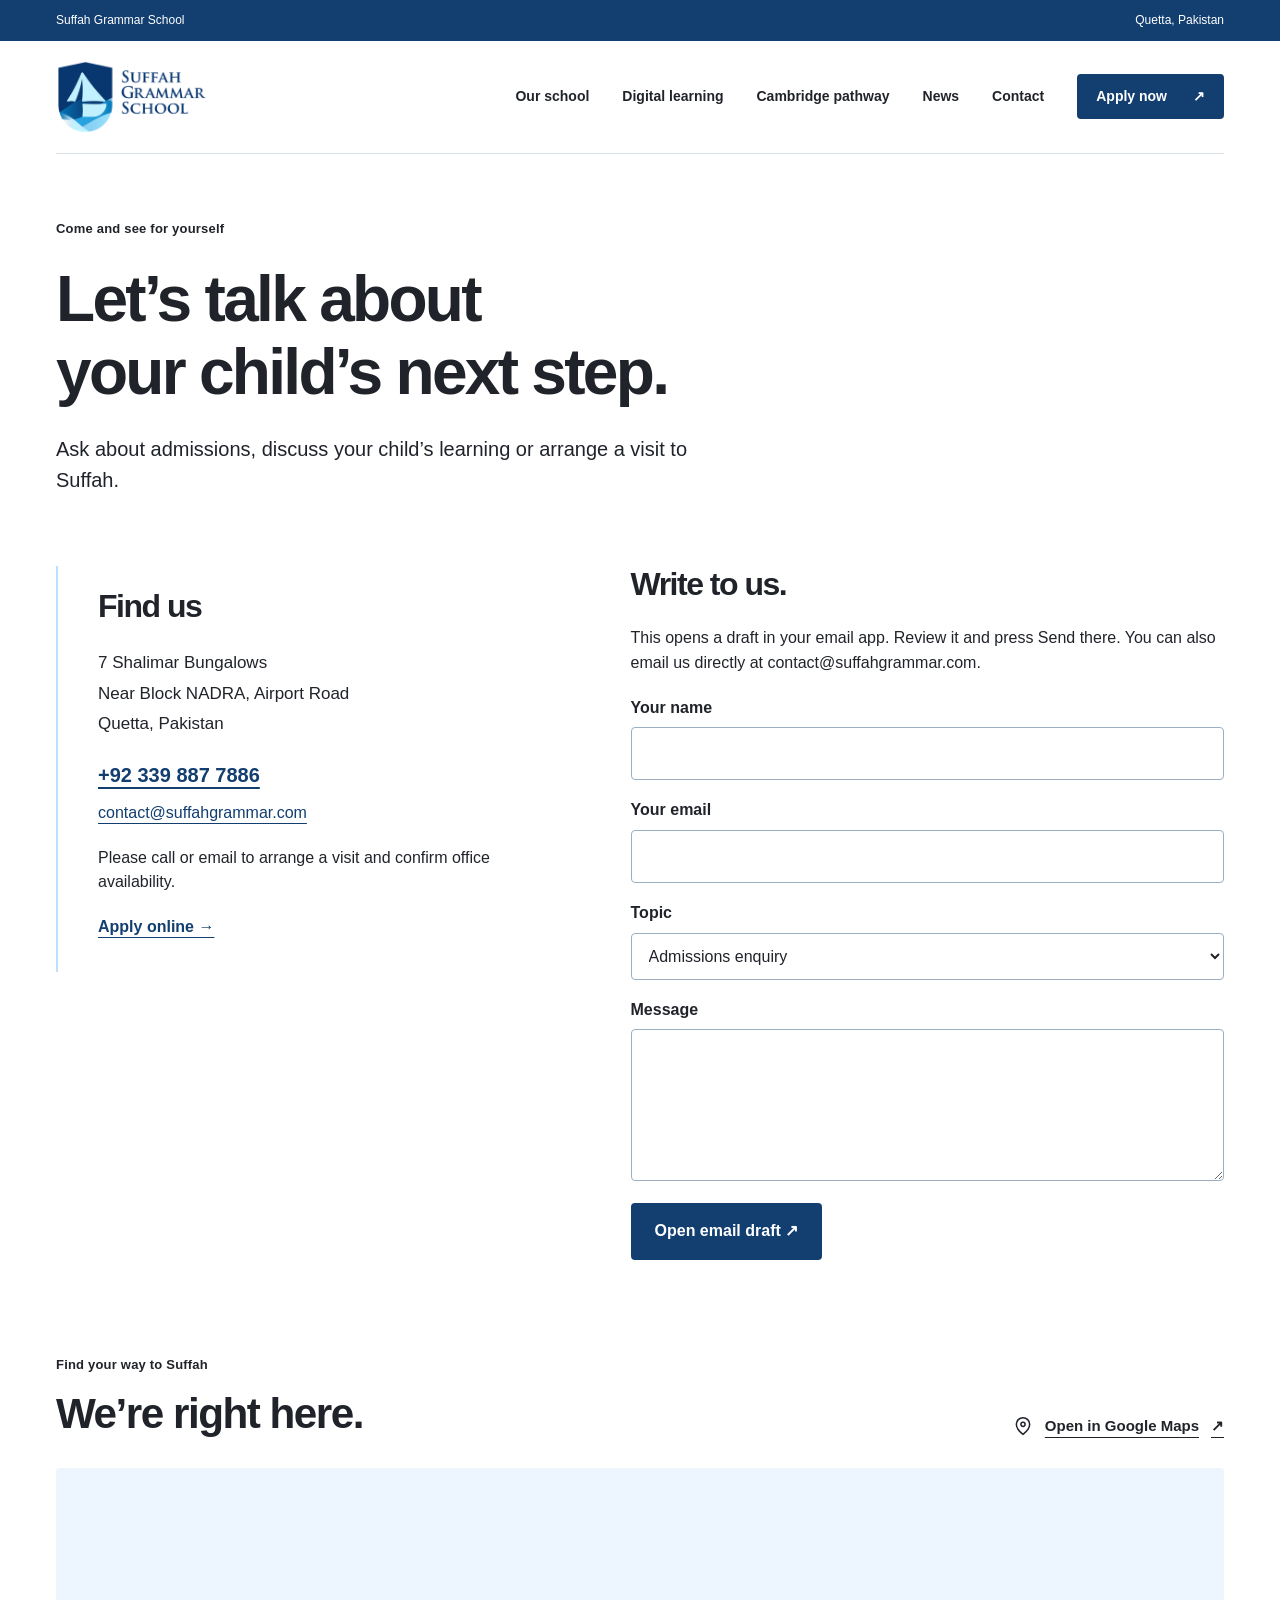
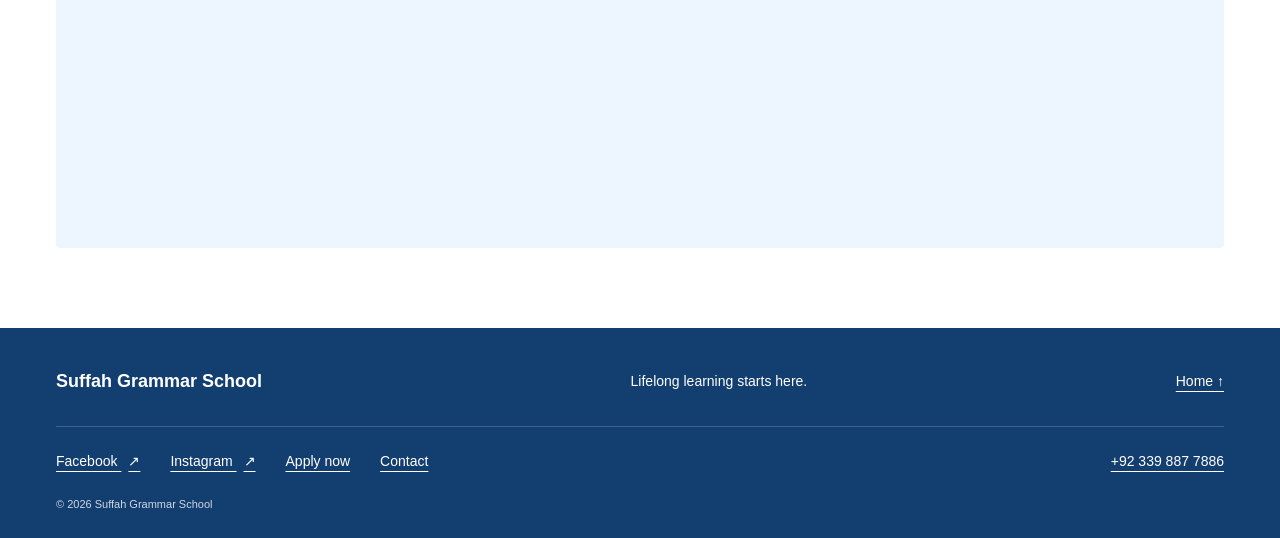
<file: contact.html>
<!doctype html><html lang="en"><head><meta charset="utf-8"><meta name="viewport" content="width=device-width, initial-scale=1"><title>Contact | Suffah Grammar School</title><meta name="description" content="Contact Suffah Grammar School in Quetta to discuss admissions or arrange a school visit."><link rel="icon" href="favicon.ico" sizes="16x16 32x32 48x48 64x64">
<link rel="icon" type="image/png" sizes="32x32" href="assets/favicon-32.png">
<link rel="apple-touch-icon" sizes="180x180" href="assets/apple-touch-icon.png"><link rel="stylesheet" href="styles.css?v=20261030"><script defer src="script.js"></script><script defer src="contact.js"></script></head><body><a class="skip" href="#main">Skip to content</a>
<div class="topbar"><div class="wrap"><span>Suffah Grammar School</span><span>Quetta, Pakistan</span></div></div>
<header class="wrap">
<a href="index.html#home" class="brand" aria-label="Suffah Grammar School home"><img src="assets/crest.webp" width="160" height="78" alt="Suffah Grammar School"></a>
<button class="menu-toggle" aria-expanded="false" aria-controls="navigation">Menu <span aria-hidden="true">☰</span></button>
<nav id="navigation" aria-label="Main navigation"><a href="index.html#about">Our school</a><a href="index.html#digital">Digital learning</a><a href="index.html#pathway">Cambridge pathway</a><a href="blog.html">News</a><a href="contact.html">Contact</a><a class="button small" href="apply.html">Apply now <span aria-hidden="true">↗</span></a></nav>
</header><main id="main"><section class="contact-intro wrap"><p class="eyebrow">Come and see for yourself</p><h1>Let’s talk about<br>your child’s next step.</h1><p>Ask about admissions, discuss your child’s learning or arrange a visit to Suffah.</p></section><section class="enquiry-layout wrap"><div class="contact"><h2>Find us</h2><address>7 Shalimar Bungalows<br>Near Block NADRA, Airport Road<br>Quetta, Pakistan</address><a class="contact-phone" href="tel:+923398877886">+92 339 887 7886</a><a href="mailto:contact@suffahgrammar.com">contact@suffahgrammar.com</a><p>Please call or email to arrange a visit and confirm office availability.</p><a class="text-link" href="apply.html">Apply online →</a></div><div><h2>Write to us.</h2><p id="email-help">This opens a draft in your email app. Review it and press Send there. You can also email us directly at contact@suffahgrammar.com.</p><form id="contact-form" aria-describedby="email-help"><label for="cf-name">Your name</label><input id="cf-name" autocomplete="name" required maxlength="120"><label for="cf-email">Your email</label><input id="cf-email" type="email" autocomplete="email" required maxlength="200"><label for="cf-subject">Topic</label><select id="cf-subject"><option>Admissions enquiry</option><option>Arrange a visit</option><option>Learning support</option><option>General enquiry</option></select><label for="cf-message">Message</label><textarea id="cf-message" rows="5" required maxlength="3000"></textarea><button class="button" type="submit">Open email draft ↗</button><p id="email-status" role="status"></p></form></div></section><section class="location wrap" aria-labelledby="location-heading"><div class="location-heading"><div><p class="eyebrow">Find your way to Suffah</p><h2 id="location-heading">We’re right here.</h2></div><a class="text-link map-link" href="https://maps.app.goo.gl/nrNajizDr9tdLnMu7" target="_blank" rel="noopener noreferrer"><svg viewBox="0 0 24 24" width="20" height="20" fill="none" stroke="currentColor" stroke-width="1.8" aria-hidden="true"><path d="M20 10c0 6-8 12-8 12S4 16 4 10a8 8 0 1 1 16 0Z"/><circle cx="12" cy="10" r="2.5"/></svg>Open in Google Maps <span aria-hidden="true">↗</span></a></div><iframe title="Suffah Grammar School location on Google Maps" src="https://www.google.com/maps/embed?pb=!1m18!1m12!1m3!1d3446.887152625197!2d66.9877105!3d30.2402944!2m3!1f0!2f0!3f0!3m2!1i1024!2i768!4f13.1!3m3!1m2!1s0x3ed2e1c1c35e0dab%3A0xf099ffb978bb62bd!2sSuffah%20Grammar%20School!5e0!3m2!1sen!2sus!4v1792916186809!5m2!1sen!2sus" width="1200" height="380" style="border:0" allowfullscreen loading="lazy" referrerpolicy="strict-origin-when-cross-origin"></iframe></section></main><footer><div class="wrap footer-inner"><span>Suffah Grammar School</span><p>Lifelong learning starts here.</p><a href="index.html#home">Home ↑</a></div><div class="wrap footer-socials" aria-label="Follow Suffah Grammar School"><a href="https://www.facebook.com/731927980005603" target="_blank" rel="noopener noreferrer">Facebook <span aria-hidden="true">↗</span></a><a href="https://www.instagram.com/suffahgrammar" target="_blank" rel="noopener noreferrer">Instagram <span aria-hidden="true">↗</span></a><a href="apply.html">Apply now</a><a href="contact.html">Contact</a><a href="tel:+923398877886">+92 339 887 7886</a></div><div class="wrap copyright">© <span id="year">2026</span> Suffah Grammar School</div></footer></body></html>
</file>
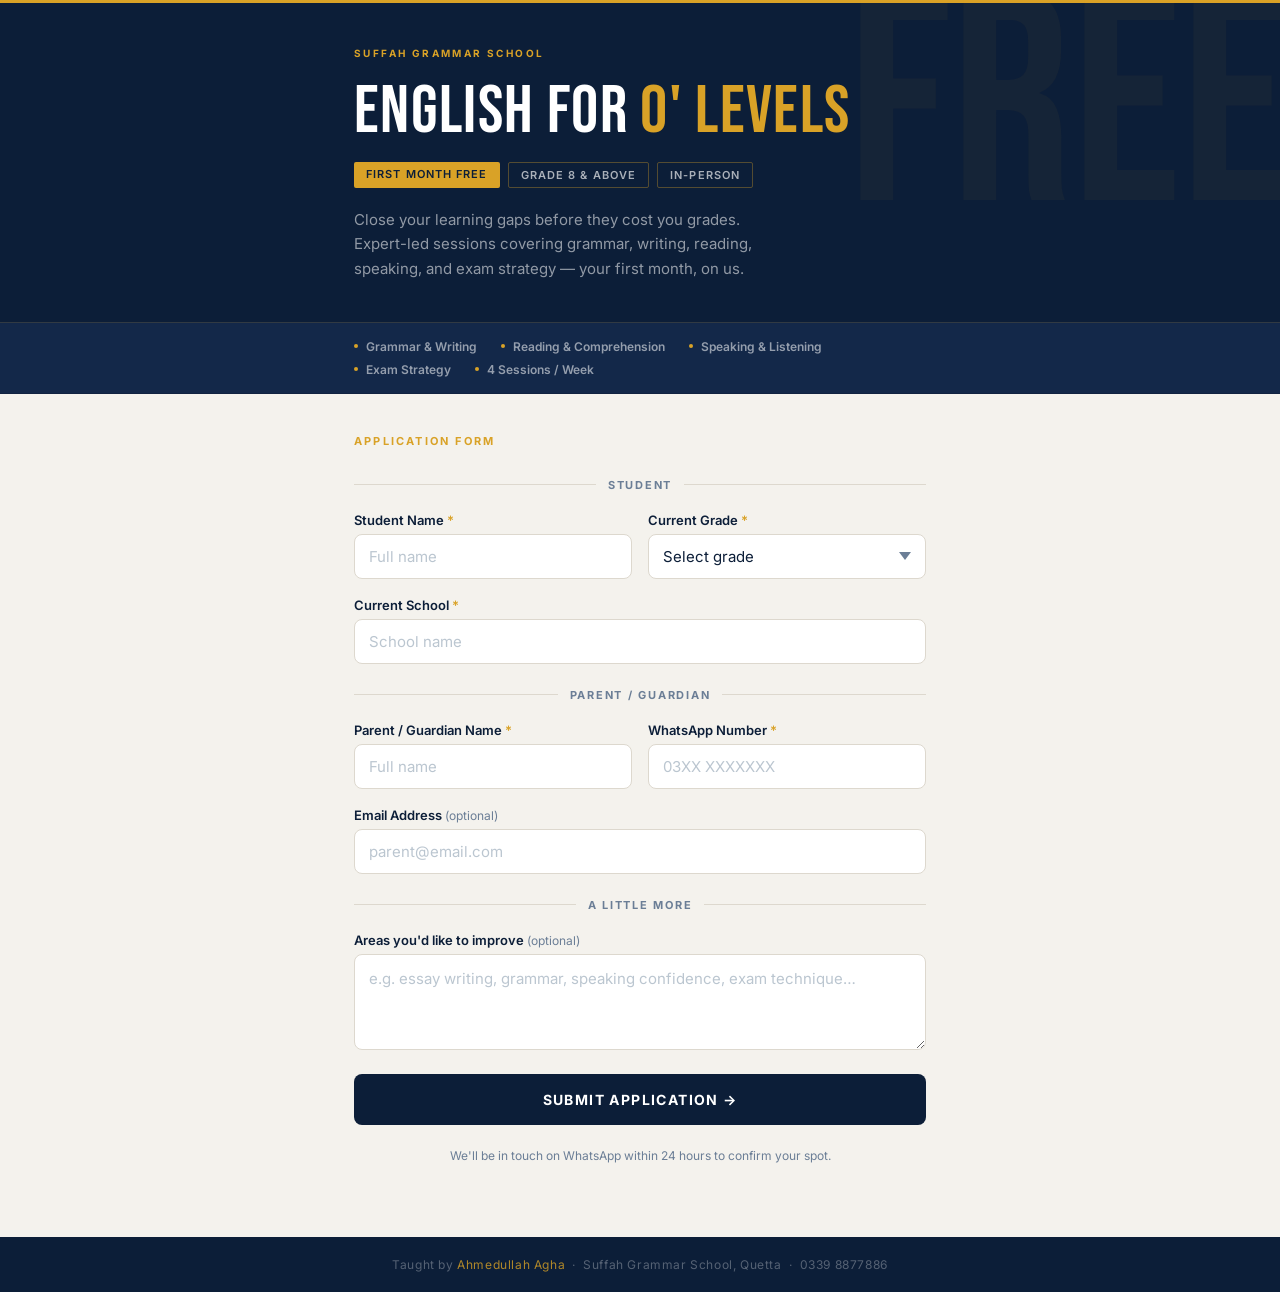
<file: english-apply.html>
<!DOCTYPE html>
<html lang="en">
<head>
<meta charset="UTF-8">
<meta name="viewport" content="width=device-width, initial-scale=1.0">
<title>Apply — English for O' Levels | Suffah Grammar School</title>
<link rel="preconnect" href="https://fonts.googleapis.com">
<link href="https://fonts.googleapis.com/css2?family=Bebas+Neue&family=Inter:wght@400;500;600;700&display=swap" rel="stylesheet">
<style>
  *, *::before, *::after { box-sizing: border-box; margin: 0; padding: 0; }

  :root {
    --navy: #0C1E38;
    --navy2: #132849;
    --gold: #D9A227;
    --bg: #F4F2ED;
    --white: #ffffff;
    --text: #0C1E38;
    --muted: #6B7E96;
    --border: #DDD8CE;
    --radius: 8px;
  }

  body {
    font-family: 'Inter', system-ui, sans-serif;
    background: var(--bg);
    color: var(--text);
    min-height: 100vh;
    display: flex;
    flex-direction: column;
  }

  /* HEADER */
  header {
    background: var(--navy);
    position: relative;
    overflow: hidden;
  }

  header::after {
    content: 'FREE';
    position: absolute;
    font-family: 'Bebas Neue', Impact, sans-serif;
    font-size: 300px;
    color: rgba(217,162,39,0.045);
    right: -10px;
    top: -40px;
    line-height: 1;
    pointer-events: none;
    user-select: none;
  }

  .header-rule {
    height: 3px;
    background: var(--gold);
  }

  .header-inner {
    max-width: 620px;
    margin: 0 auto;
    padding: 44px 24px 40px;
    position: relative;
    z-index: 2;
  }

  .school-name {
    display: block;
    font-size: 10px;
    font-weight: 700;
    letter-spacing: 0.24em;
    color: var(--gold);
    text-transform: uppercase;
    margin-bottom: 22px;
  }

  .course-title {
    font-family: 'Bebas Neue', Impact, sans-serif;
    font-size: clamp(48px, 9vw, 68px);
    line-height: 0.92;
    color: var(--white);
    letter-spacing: 0.02em;
    margin-bottom: 18px;
  }

  .course-title span {
    color: var(--gold);
  }

  .header-tags {
    display: flex;
    flex-wrap: wrap;
    gap: 8px;
    margin-bottom: 20px;
  }

  .tag {
    font-size: 11px;
    font-weight: 600;
    letter-spacing: 0.10em;
    text-transform: uppercase;
    padding: 5px 12px;
    border-radius: 2px;
  }

  .tag-gold {
    background: var(--gold);
    color: var(--navy);
  }

  .tag-outline {
    border: 1px solid rgba(217,162,39,0.35);
    color: rgba(255,255,255,0.65);
  }

  .header-desc {
    font-size: 15px;
    color: rgba(255,255,255,0.55);
    line-height: 1.65;
    max-width: 440px;
  }

  /* INFO BAR */
  .info-bar {
    background: var(--navy2);
    border-top: 1px solid rgba(217,162,39,0.15);
    border-bottom: 1px solid rgba(0,0,0,0.1);
  }

  .info-bar-inner {
    max-width: 620px;
    margin: 0 auto;
    padding: 16px 24px;
    display: flex;
    flex-wrap: wrap;
    gap: 8px 24px;
  }

  .chip {
    font-size: 12px;
    font-weight: 600;
    color: rgba(255,255,255,0.55);
    display: flex;
    align-items: center;
    gap: 8px;
  }

  .chip::before {
    content: '';
    width: 4px; height: 4px;
    border-radius: 50%;
    background: var(--gold);
    flex-shrink: 0;
  }

  /* MAIN */
  main {
    flex: 1;
    max-width: 620px;
    width: 100%;
    margin: 0 auto;
    padding: 40px 24px 72px;
  }

  .form-heading {
    font-size: 11px;
    font-weight: 700;
    letter-spacing: 0.2em;
    text-transform: uppercase;
    color: var(--gold);
    margin-bottom: 24px;
  }

  /* FORM */
  form {
    display: flex;
    flex-direction: column;
    gap: 18px;
  }

  .row {
    display: grid;
    grid-template-columns: 1fr 1fr;
    gap: 16px;
  }

  @media (max-width: 480px) {
    .row { grid-template-columns: 1fr; }
  }

  .field {
    display: flex;
    flex-direction: column;
    gap: 6px;
  }

  label {
    font-size: 13px;
    font-weight: 600;
    color: var(--text);
  }

  label .opt {
    font-weight: 400;
    color: var(--muted);
    font-size: 12px;
  }

  input, select, textarea {
    font-family: 'Inter', system-ui, sans-serif;
    font-size: 15px;
    color: var(--text);
    background: var(--white);
    border: 1.5px solid var(--border);
    border-radius: var(--radius);
    padding: 12px 14px;
    width: 100%;
    outline: none;
    transition: border-color 0.15s, box-shadow 0.15s;
    -webkit-appearance: none;
    appearance: none;
  }

  select {
    background-image: url("data:image/svg+xml,%3Csvg xmlns='http://www.w3.org/2000/svg' width='12' height='8' viewBox='0 0 12 8'%3E%3Cpath fill='%236B7E96' d='M6 8L0 0h12z'/%3E%3C/svg%3E");
    background-repeat: no-repeat;
    background-position: right 14px center;
    padding-right: 38px;
    cursor: pointer;
  }

  textarea {
    resize: vertical;
    min-height: 96px;
    line-height: 1.55;
  }

  input:focus, select:focus, textarea:focus {
    border-color: var(--gold);
    box-shadow: 0 0 0 3px rgba(217,162,39,0.13);
  }

  input::placeholder, textarea::placeholder { color: #BBC6D0; }

  /* DIVIDER */
  .section-divider {
    display: flex;
    align-items: center;
    gap: 12px;
    margin: 6px 0 2px;
  }

  .section-divider span {
    font-size: 11px;
    font-weight: 700;
    letter-spacing: 0.16em;
    text-transform: uppercase;
    color: var(--muted);
    white-space: nowrap;
  }

  .section-divider::before,
  .section-divider::after {
    content: '';
    flex: 1;
    height: 1px;
    background: var(--border);
  }

  /* SUBMIT */
  .submit-btn {
    margin-top: 6px;
    background: var(--navy);
    color: var(--white);
    font-family: 'Inter', system-ui, sans-serif;
    font-size: 14px;
    font-weight: 700;
    letter-spacing: 0.10em;
    text-transform: uppercase;
    padding: 17px 24px;
    border: none;
    border-radius: var(--radius);
    cursor: pointer;
    width: 100%;
    transition: background 0.15s, transform 0.1s;
    display: flex;
    align-items: center;
    justify-content: center;
    gap: 10px;
  }

  .submit-btn:hover { background: var(--navy2); }
  .submit-btn:active { transform: scale(0.99); }
  .submit-btn:disabled { opacity: 0.55; cursor: not-allowed; transform: none; }

  .spinner {
    width: 17px; height: 17px;
    border: 2px solid rgba(255,255,255,0.25);
    border-top-color: #fff;
    border-radius: 50%;
    animation: spin 0.7s linear infinite;
    display: none;
  }

  .submit-btn.loading .btn-text { display: none; }
  .submit-btn.loading .spinner { display: block; }

  @keyframes spin { to { transform: rotate(360deg); } }

  .note {
    font-size: 12px;
    color: var(--muted);
    text-align: center;
    line-height: 1.5;
    margin-top: 4px;
  }

  /* SUCCESS */
  #success {
    display: none;
    text-align: center;
    padding: 56px 24px;
  }

  .success-circle {
    width: 68px; height: 68px;
    background: var(--navy);
    border-radius: 50%;
    display: flex;
    align-items: center;
    justify-content: center;
    margin: 0 auto 22px;
  }

  .success-title {
    font-family: 'Bebas Neue', Impact, sans-serif;
    font-size: 42px;
    color: var(--navy);
    letter-spacing: 0.03em;
    margin-bottom: 12px;
  }

  .success-msg {
    font-size: 15px;
    color: var(--muted);
    line-height: 1.65;
    max-width: 360px;
    margin: 0 auto 28px;
  }

  .success-wa {
    display: inline-block;
    background: var(--gold);
    color: var(--navy);
    font-size: 13px;
    font-weight: 700;
    letter-spacing: 0.08em;
    padding: 12px 24px;
    border-radius: var(--radius);
    text-decoration: none;
  }

  /* FOOTER */
  footer {
    background: var(--navy);
    padding: 20px 24px;
    text-align: center;
  }

  footer p {
    font-size: 12px;
    color: rgba(255,255,255,0.3);
    letter-spacing: 0.05em;
  }

  footer span {
    color: var(--gold);
    opacity: 0.8;
  }
</style>
</head>
<body>

<!-- HEADER -->
<header>
  <div class="header-rule"></div>
  <div class="header-inner">
    <span class="school-name">Suffah Grammar School</span>
    <div class="course-title">English for <span>O' Levels</span></div>
    <div class="header-tags">
      <span class="tag tag-gold">First Month Free</span>
      <span class="tag tag-outline">Grade 8 &amp; Above</span>
      <span class="tag tag-outline">In-Person</span>
    </div>
    <p class="header-desc">
      Close your learning gaps before they cost you grades. Expert-led sessions covering grammar, writing, reading, speaking, and exam strategy — your first month, on us.
    </p>
  </div>
</header>

<!-- INFO BAR -->
<div class="info-bar">
  <div class="info-bar-inner">
    <div class="chip">Grammar &amp; Writing</div>
    <div class="chip">Reading &amp; Comprehension</div>
    <div class="chip">Speaking &amp; Listening</div>
    <div class="chip">Exam Strategy</div>
    <div class="chip">4 Sessions / Week</div>
  </div>
</div>

<!-- MAIN -->
<main>
  <div class="form-heading">Application Form</div>

  <!-- FORM -->
  <form id="appForm" action="https://api.web3forms.com/submit" method="POST">

    <!-- Web3Forms config — replace 252f0970-e64e-4d0b-8e32-98589212e773 with key from web3forms.com -->
    <input type="hidden" name="access_key" value="252f0970-e64e-4d0b-8e32-98589212e773">
    <input type="hidden" name="subject" value="New Application — English for O' Levels">
    <input type="hidden" name="from_name" value="Suffah Grammar School Application">
    <input type="checkbox" name="botcheck" style="display:none">

    <!-- Student info -->
    <div class="section-divider"><span>Student</span></div>

    <div class="row">
      <div class="field">
        <label for="student_name">Student Name <span style="color:var(--gold)">*</span></label>
        <input type="text" id="student_name" name="student_name" placeholder="Full name" required>
      </div>
      <div class="field">
        <label for="grade">Current Grade <span style="color:var(--gold)">*</span></label>
        <select id="grade" name="grade" required>
          <option value="" disabled selected>Select grade</option>
          <option>Grade 8</option>
          <option>Grade 9</option>
          <option>Grade 10</option>
          <option>Grade 11</option>
          <option>Other</option>
        </select>
      </div>
    </div>

    <div class="field">
      <label for="current_school">Current School <span style="color:var(--gold)">*</span></label>
      <input type="text" id="current_school" name="current_school" placeholder="School name" required>
    </div>

    <!-- Parent info -->
    <div class="section-divider"><span>Parent / Guardian</span></div>

    <div class="row">
      <div class="field">
        <label for="parent_name">Parent / Guardian Name <span style="color:var(--gold)">*</span></label>
        <input type="text" id="parent_name" name="parent_name" placeholder="Full name" required>
      </div>
      <div class="field">
        <label for="whatsapp">WhatsApp Number <span style="color:var(--gold)">*</span></label>
        <input type="tel" id="whatsapp" name="whatsapp" placeholder="03XX XXXXXXX" required>
      </div>
    </div>

    <div class="field">
      <label for="email">Email Address <span class="opt">(optional)</span></label>
      <input type="email" id="email" name="email" placeholder="parent@email.com">
    </div>

    <!-- Goals -->
    <div class="section-divider"><span>A little more</span></div>

    <div class="field">
      <label for="goals">Areas you'd like to improve <span class="opt">(optional)</span></label>
      <textarea id="goals" name="goals" placeholder="e.g. essay writing, grammar, speaking confidence, exam technique…"></textarea>
    </div>

    <!-- Submit -->
    <button type="submit" class="submit-btn" id="submitBtn">
      <span class="btn-text">Submit Application &rarr;</span>
      <div class="spinner"></div>
    </button>

    <p class="note">We'll be in touch on WhatsApp within 24 hours to confirm your spot.</p>
  </form>

  <!-- SUCCESS -->
  <div id="success">
    <div class="success-circle">
      <svg width="28" height="28" viewBox="0 0 24 24" fill="none" stroke="#D9A227" stroke-width="2.5" stroke-linecap="round" stroke-linejoin="round">
        <polyline points="20 6 9 17 4 12"></polyline>
      </svg>
    </div>
    <div class="success-title">Application Received</div>
    <p class="success-msg">
      Thank you! We've received your application for <strong>English for O' Levels</strong>. Ahmedullah Agha will be in touch on WhatsApp within 24 hours to confirm your spot.
    </p>
    <a class="success-wa" href="https://wa.me/923398877886">
      Message us on WhatsApp
    </a>
  </div>
</main>

<!-- FOOTER -->
<footer>
  <p>Taught by <span>Ahmedullah Agha</span> &nbsp;·&nbsp; Suffah Grammar School, Quetta &nbsp;·&nbsp; 0339 8877886</p>
</footer>

<script>
  const form = document.getElementById('appForm');
  const btn  = document.getElementById('submitBtn');
  const successBox = document.getElementById('success');

  form.addEventListener('submit', async function(e) {
    e.preventDefault();
    btn.disabled = true;
    btn.classList.add('loading');

    const data = new FormData(form);

    try {
      const res = await fetch('https://api.web3forms.com/submit', {
        method: 'POST',
        body: data
      });
      const json = await res.json();

      if (json.success) {
        form.style.display = 'none';
        successBox.style.display = 'block';
        document.querySelector('.form-heading').style.display = 'none';
        window.scrollTo({ top: 0, behavior: 'smooth' });
      } else {
        alert('Something went wrong. Please try again or contact us on WhatsApp.');
        btn.disabled = false;
        btn.classList.remove('loading');
      }
    } catch (err) {
      alert('Network error. Please check your connection and try again.');
      btn.disabled = false;
      btn.classList.remove('loading');
    }
  });
</script>
</body>
</html>
</file>
<file: styles.css>
:root{--blue:#123e70;--accent:#0965b5;--sky:#bde0ff;--pale:#edf6ff;--ink:#20242a;--line:#d8e1e9}*{box-sizing:border-box}html{scroll-behavior:smooth;scroll-padding-top:30px}body{margin:0;color:var(--ink);background:white;font-family:'Trebuchet MS',Arial,sans-serif;line-height:1.55;-webkit-font-smoothing:antialiased}a{color:inherit;text-decoration:none}button{font:inherit}a:focus-visible,button:focus-visible{outline:3px solid #0965b5;outline-offset:5px}.wrap{max-width:1200px;margin:auto;width:calc(100% - 112px)}.topbar{background:var(--blue);color:white;font-size:12px;padding:11px 0}.topbar .wrap{display:flex;justify-content:space-between;gap:20px}header{display:flex;justify-content:space-between;align-items:center;gap:32px;padding:19px 0;border-bottom:1px solid var(--line)}.brand{display:flex;flex-shrink:0}.brand img{width:151px;height:74px;object-fit:contain}nav{display:flex;align-items:center;gap:33px;font-size:14px;font-weight:600}nav>a:not(.button):hover{color:var(--accent);text-decoration:underline;text-underline-offset:6px}.button{background:var(--blue);color:white;border:2px solid var(--blue);border-radius:4px;display:inline-flex;align-items:center;gap:35px;padding:15px 22px;font-weight:700;font-size:16px;line-height:1.4}.button:hover{background:#075d9f;border-color:#075d9f}.button.small{padding:11px 17px;font-size:14px;gap:26px}.menu-toggle{display:none}h1,h2,h3,p{margin:0}h1,h2,h3{line-height:1.13;letter-spacing:-1.5px}h1{font-size:clamp(46px,5vw,68px);font-weight:750;line-height:1.15;letter-spacing:-2.7px}h2{font-size:clamp(32px,3.3vw,45px);font-weight:700}h3{font-size:23px;letter-spacing:-.5px}.hero{display:grid;grid-template-columns:1.4fr 1fr;align-items:center;gap:55px;padding:80px 0 83px}.eyebrow{font-size:13px;font-weight:700;letter-spacing:.2px;margin-bottom:24px}.highlight{background:var(--sky);box-decoration-break:clone;-webkit-box-decoration-break:clone;padding:0 .075em .025em}.hero-sub{font-size:28px;line-height:1.35;margin:27px 0 29px}.text-link{display:inline-flex;align-items:center;gap:22px;font-weight:700;text-decoration:underline;text-underline-offset:6px;font-size:15px}.text-link:hover{color:var(--accent)}.hero-drawing{position:relative;color:var(--blue)}.hero-drawing svg{width:100%;display:block}.drawing-note{display:block;text-align:center;font-size:13px;transform:rotate(-4deg);margin-top:3px;letter-spacing:.5px}.statement{padding:42px 0 72px;text-align:center}.statement p{font-size:23px;line-height:1.55;margin-top:25px}.digital{max-width:1440px;margin:auto;display:grid;grid-template-columns:1.1fr 1fr;background:var(--sky)}.photo{position:relative;overflow:hidden;min-height:440px;background:#c3d5e6}.photo img{position:absolute;width:100%;height:auto;left:0;top:-20%}.digital-copy{padding:60px 58px;align-self:center}.digital-copy h2{font-size:49px;line-height:1.05;margin-bottom:24px}.digital-copy p:not(.eyebrow){font-size:18px;line-height:1.6;margin-bottom:29px}.learning{padding:92px 0}.learning>h2{text-align:center;margin-bottom:44px}.feature-grid{display:grid;grid-template-columns:repeat(3,1fr);gap:30px}.icon-panel{background:#e5f1ff;border-radius:5px;display:flex;align-items:center;justify-content:center;height:180px;margin-bottom:25px;color:var(--blue)}.feature-grid article:nth-child(2) .icon-panel{background:#cee7ff}.feature-grid article:nth-child(3) .icon-panel{background:#a6d6fc}.icon-panel svg{width:150px;height:110px}.feature-grid h3{margin-bottom:13px}.feature-grid p{font-size:17px;max-width:300px}.pathway{background:var(--pale)}.pathway-inner{padding:70px 0;display:grid;grid-template-columns:1.2fr 1fr;gap:75px;align-items:center}.pathway-inner>div>p:not(.eyebrow){font-size:21px;margin-bottom:25px}.admissions{padding:85px 0;display:grid;grid-template-columns:1.3fr 1fr;gap:100px;align-items:center}.admissions p:not(.eyebrow){font-size:19px;margin:23px 0 30px}.contact{border-left:2px solid var(--sky);padding:22px 0 22px 40px}.contact h3{margin-bottom:20px}.contact address{font-size:17px;line-height:1.8;font-style:normal;margin-bottom:20px}.contact>a{font-size:16px;text-decoration:underline;text-underline-offset:5px;overflow-wrap:anywhere;color:var(--blue)}footer{background:var(--blue);color:white;padding:40px 0 25px}.footer-inner{display:flex;gap:25px;justify-content:space-between;align-items:center;font-size:14px}.footer-inner>span{font-size:18px;font-weight:700}.footer-inner a{text-decoration:underline;text-underline-offset:5px}.copyright{font-size:11px;opacity:.8;margin-top:32px}.skip{position:absolute;top:-100px;left:20px;background:white;padding:12px;z-index:10}.skip:focus{top:10px}
@media(min-width:1440px){.photo img{top:-22%}}
@media(max-width:1000px){.wrap{width:calc(100% - 64px)}nav{gap:20px;font-size:13px}.brand img{width:130px;height:64px}.hero{gap:20px;padding:65px 0}.hero-sub{font-size:24px}.digital-copy{padding:38px}.photo{min-height:450px}.photo img{width:125%;left:-12%;top:-4%}.digital-copy h2{font-size:43px}.feature-grid{gap:23px}.feature-grid h3{font-size:21px}.pathway-inner{gap:40px}.admissions{gap:45px}}
@media(max-width:760px){.wrap{width:calc(100% - 40px)}.topbar{font-size:10px;padding:9px 0}header{position:relative;padding:14px 0}.brand img{width:129px;height:63px}.menu-toggle{display:flex;gap:13px;align-items:center;background:white;color:var(--blue);padding:10px 12px;border:1px solid var(--line);border-radius:3px;font-size:14px}nav{display:none;position:absolute;top:91px;left:-20px;right:-20px;background:white;z-index:5;border-bottom:1px solid var(--line);padding:24px;box-shadow:0 8px 10px #123e700b}nav.open{display:flex;flex-direction:column;align-items:stretch;gap:22px}.hero{grid-template-columns:1fr;gap:25px;padding:48px 0 38px}h1{font-size:clamp(42px,9.9vw,65px);letter-spacing:-2px}.hero .eyebrow{font-size:12px;margin-bottom:20px}.hero-sub{font-size:24px;margin-top:22px;margin-bottom:24px}.desktop-break{display:none}.hero-drawing{max-width:290px;width:75%;margin:0 auto}.hero-drawing svg{max-height:250px}.drawing-note{font-size:11px;margin-top:0}.statement{padding:40px 0 50px}.statement h2{font-size:32px;line-height:1.25}.statement p{font-size:18px;margin-top:24px}.statement br{display:none}.digital{grid-template-columns:1fr}.photo{min-height:0;aspect-ratio:1.55}.photo img{width:100%;left:0;top:-21%}.digital-copy{padding:38px 25px 42px}.digital-copy h2{font-size:42px}.digital-copy h2 br{display:none}.digital-copy h2 br:after{content:' '}.digital-copy p:not(.eyebrow){font-size:18px}.learning{padding:58px 0}.learning>h2{font-size:32px;margin-bottom:32px}.feature-grid{grid-template-columns:1fr;gap:35px}.icon-panel{height:160px;margin-bottom:20px}.feature-grid h3{font-size:24px}.feature-grid p{max-width:none;font-size:17px}.pathway-inner{padding:48px 0;grid-template-columns:1fr;gap:28px}.pathway-inner>div>p:not(.eyebrow){font-size:19px}.admissions{padding:56px 0;grid-template-columns:1fr;gap:35px}.admissions h2{font-size:37px}.admissions p:not(.eyebrow){font-size:17px}.contact{padding:0 0 0 22px}.footer-inner{align-items:flex-start;flex-direction:column;gap:17px}.footer-inner p{font-size:15px}.copyright{margin-top:25px}.eyebrow{margin-bottom:18px}}
@media(prefers-reduced-motion:reduce){html{scroll-behavior:auto}}

/* Classroom photographs, contact and maps */
.classroom-gallery{padding:0 0 80px}.gallery-heading{margin-bottom:30px}.gallery-heading .eyebrow{margin-bottom:14px}.gallery-grid{display:grid;grid-template-columns:1fr 1fr;gap:30px}.gallery-grid figure{margin:0}.gallery-photo{position:relative;aspect-ratio:1.4;overflow:hidden;background:var(--pale);border-radius:4px}.gallery-photo img{position:absolute;width:100%;height:auto;top:0;left:0;display:block}.gallery-grid figcaption{font-size:20px;font-weight:700;margin-top:18px;letter-spacing:-.3px}.contact>a{display:block;width:fit-content;margin:10px 0}.contact .contact-phone{font-size:20px;font-weight:700}.location{padding-bottom:80px}.location-heading{display:flex;justify-content:space-between;align-items:end;gap:30px;margin-bottom:30px}.location-heading .eyebrow{margin-bottom:15px}.map-link{gap:12px;flex-shrink:0}.location iframe{display:block;width:100%;height:380px;border-radius:4px;background:var(--pale)}.footer-socials{display:flex;align-items:center;gap:30px;flex-wrap:wrap;border-top:1px solid #ffffff30;margin-top:30px;padding-top:24px;font-size:14px}.footer-socials a{text-decoration:underline;text-underline-offset:5px}.footer-socials a:hover{color:var(--sky)}.footer-socials span{margin-left:7px}.footer-socials>a:last-child{margin-left:auto}.copyright{margin-top:24px}@media(max-width:760px){.classroom-gallery{padding-bottom:55px}.gallery-grid{grid-template-columns:1fr;gap:30px}.gallery-heading h2{font-size:32px}.gallery-grid figcaption{font-size:19px}.location{padding-bottom:55px}.location-heading{display:block}.location-heading h2{font-size:34px}.location-heading .map-link{margin-top:22px}.location iframe{height:320px}.footer-socials{gap:22px}.footer-socials>a:last-child{margin-left:0;width:100%}}

/* Real classroom photography in the learning panels */
.feature-photo{position:relative;aspect-ratio:1.4;overflow:hidden;border-radius:5px;margin-bottom:25px;background:var(--pale)}.feature-photo img{display:block;position:absolute;top:0;left:0;width:100%;height:auto}@media(max-width:760px){.feature-photo{margin-bottom:20px}}

/* Optimised original school photographs */
.digital .photo img{width:100%;height:100%;left:0;top:0;object-fit:cover;object-position:55% center}.feature-photo img{width:100%;height:100%;object-fit:cover;object-position:center}.feature-grid article:nth-child(3) .feature-photo img{object-position:48% center}@media(max-width:760px){.digital .photo{aspect-ratio:16/9;min-height:0}.digital .photo img{object-position:center}}


/* Shared admissions and contact pages */
.school-details{display:grid;grid-template-columns:1.2fr 1fr;gap:75px;padding:0 0 80px}.school-details p:not(.eyebrow){margin:24px 0;font-size:18px}.school-details h3{margin-top:14px}.visit-link{margin:22px 0 0 22px}.contact-intro{padding:65px 0 40px}.contact-intro>p:last-child{font-size:20px;margin-top:24px;max-width:650px}.enquiry-layout{display:grid;grid-template-columns:1fr 1.2fr;gap:80px;padding:30px 0 75px}.enquiry-layout h2{font-size:32px;margin-bottom:24px}.enquiry-layout p{margin:20px 0}.enquiry-layout .contact{align-self:start}.enquiry-layout label{display:block;font-weight:700;margin:18px 0 7px}.enquiry-layout input,.enquiry-layout select,.enquiry-layout textarea{display:block;width:100%;padding:13px;border:1px solid #9bafc0;border-radius:4px;font:inherit;background:white;color:var(--ink)}.enquiry-layout button{margin-top:22px}.enquiry-layout input:focus-visible,.enquiry-layout select:focus-visible,.enquiry-layout textarea:focus-visible{outline:3px solid var(--accent);outline-offset:2px}
.legacy-page{--navy:#123e70;--blue-dark:#123e70;--blue-mid:#0965b5;--blue-light:#4d799d;--blue-pale:#bde0ff;--blue-faint:#edf6ff;--cream:#edf6ff;--warm-white:#fff;--text-dark:#20242a;--text-mid:#3a4e6b;--text-light:#52667b;--gold:#bde0ff;--gold-light:#edf6ff;--trajan:'Trebuchet MS',Arial,sans-serif;--serif:'Trebuchet MS',Arial,sans-serif;--sans:'Trebuchet MS',Arial,sans-serif;background:white;font-family:var(--sans)}
.legacy-page header nav{position:static;inset:auto;z-index:auto;height:auto;padding:0;background:white;border:0;box-shadow:none;letter-spacing:normal}.legacy-page header nav a{color:var(--ink);text-transform:none;letter-spacing:normal}.legacy-page header nav a.button{color:white}.legacy-page .page-header{padding:64px max(28px,calc((100% - 1200px)/2)) 60px;background:var(--pale)}.legacy-page .page-header h1{font-family:var(--sans);color:var(--ink);font-size:clamp(38px,5vw,60px);letter-spacing:-2px}.legacy-page .page-header p{color:var(--text-mid)}.legacy-page .section-label{color:var(--blue)!important}.legacy-page footer{padding:40px 0 25px}.legacy-page .footer-inner p{color:white}.legacy-page .process-step h4,.legacy-page .panel-title,.legacy-page .review-box h4{letter-spacing:0}.legacy-page .progress-bar{position:static}.legacy-page input,.legacy-page select,.legacy-page textarea{font-family:var(--sans)}
@media(max-width:1000px){header nav{gap:18px}.school-details,.enquiry-layout{gap:40px}}
@media(max-width:760px){.school-details,.enquiry-layout{grid-template-columns:1fr;gap:32px}.school-details{padding-bottom:55px}.contact-intro{padding:45px 0 25px}.enquiry-layout{padding-bottom:55px}.visit-link{display:flex;margin-left:0;width:fit-content}.legacy-page header nav{display:none;position:absolute;inset:91px -20px auto;height:auto;padding:24px;background:white;border-bottom:1px solid var(--line);box-shadow:0 8px 10px #123e700b;z-index:210}.legacy-page header nav.open{display:flex}.legacy-page .page-header{padding:45px 20px}.legacy-page .form-area{padding:35px 20px}.legacy-page .step-btn{font-size:10px;letter-spacing:0;padding:8px 4px}}
</file>
<file: blog.css>
/* Suffah journal: scoped styles keep the school header and footer consistent. */
[hidden]{display:none!important}.news-page{background:#fff}.news-page main{min-height:60vh}.news-page .sr-only{position:absolute;width:1px;height:1px;padding:0;margin:-1px;overflow:hidden;clip:rect(0,0,0,0);white-space:nowrap;border:0}.news-page button,.news-page input,.news-page select{font:inherit}.news-page a,.news-page p,.news-page h1,.news-page h2,.news-page h3{overflow-wrap:anywhere}.news-page :is(button,input,select,a):focus-visible{outline:3px solid #0965b5;outline-offset:4px}.news-page nav a[aria-current]{text-decoration:underline;text-underline-offset:6px}.news-hero{padding:60px 0 48px;display:grid;grid-template-columns:1.3fr 1fr;gap:70px;align-items:center}.news-hero .eyebrow{color:var(--blue);margin-bottom:18px}.news-hero h1{font-size:clamp(43px,5.3vw,70px);letter-spacing:-2.5px}.news-hero .intro{max-width:580px;font-size:19px;margin-top:22px;color:#47586b;line-height:1.65}.news-hero figure{margin:0;position:relative}.news-hero img{width:100%;height:auto;display:block;aspect-ratio:16/10;object-fit:cover;border-radius:6px}.news-hero figcaption{font-size:12px;color:#52667b;margin-top:10px;display:flex;gap:12px;align-items:center}.news-hero figcaption:before{content:'';height:1px;background:#adcbe3;width:26px}.news-tools{padding:25px 0;border-block:1px solid var(--line)}.search-row{display:flex;gap:24px;justify-content:space-between;align-items:end}.search-field{width:min(100%,500px)}.search-field label,.sort-field label{display:block;font-size:12px;font-weight:700;color:#41576f;margin-bottom:7px}.news-tools input,.news-tools select{min-height:46px;border:1px solid #9badbe;border-radius:4px;background:white;padding:10px 13px;color:var(--ink);width:100%;font-size:16px}.sort-field{min-width:170px}.news-filters{display:flex;gap:9px;flex-wrap:wrap;margin-top:20px}.news-filters button{background:white;color:var(--blue);border:1px solid #c4d4e1;padding:10px 15px;border-radius:30px;min-height:44px;cursor:pointer;font-size:14px;font-weight:700;white-space:nowrap}.news-filters button span{font-size:12px;margin-left:8px;opacity:.8}.news-filters button[aria-pressed=true]{background:var(--blue);border-color:var(--blue);color:white}.news-filters button:hover{border-color:var(--blue)}.news-layout{display:grid;grid-template-columns:minmax(0,1fr) 270px;gap:48px;padding:40px 0 75px}.news-layout>*{min-width:0}.featured-block>.eyebrow{color:#52667b;margin-bottom:18px}.story-card{border:1px solid var(--line);border-radius:6px;overflow:hidden;background:#fff;display:flex;flex-direction:column;min-width:0;transition:box-shadow .2s,border-color .2s}.story-card:hover{border-color:#97b7d3;box-shadow:0 7px 25px #123e700b}.story-image{background:var(--pale);aspect-ratio:16/10;overflow:hidden}.story-image img{width:100%;height:100%;object-fit:cover;display:block}.story-copy{padding:24px;display:flex;flex-direction:column;flex:1}.story-meta{display:flex;gap:9px;align-items:center;flex-wrap:wrap;margin-bottom:14px;font-size:11px;font-weight:700}.category{font-size:11px;font-weight:700;letter-spacing:1px;text-transform:uppercase;color:#155c96}.archive-badge,.priority-badge{border:1px solid #d5dfe7;color:#52667b;border-radius:3px;padding:3px 7px;font-size:10px;letter-spacing:0}.priority-badge{background:#edf6ff;color:#123e70}.story-copy :is(h2,h3){letter-spacing:-.6px;font-size:23px;line-height:1.2;margin:0 0 14px}.story-copy h2 a:hover,.story-copy h3 a:hover{color:var(--accent);text-decoration:underline;text-underline-offset:4px}.story-copy>p{font-size:15px;line-height:1.7;color:#47586b;margin-bottom:24px}.story-bottom{display:flex;gap:12px;align-items:center;flex-wrap:wrap;font-size:12px;color:#52667b;margin-top:auto}.story-bottom span:before{content:'·';margin-right:12px}.story-read{display:flex;gap:20px;justify-content:space-between;margin-top:23px;padding-top:17px;border-top:1px solid var(--line);font-size:13px;font-weight:700;color:var(--blue)}.featured-story{background:var(--pale);border-color:#c9dfee}.featured-story .story-copy{padding:36px}.featured-story h2{font-size:clamp(27px,3.2vw,38px);max-width:670px;letter-spacing:-1px}.featured-story .story-copy>p{font-size:17px;max-width:650px}.featured-story .story-image{aspect-ratio:2/1}.results-heading{display:flex;align-items:baseline;justify-content:space-between;gap:20px;margin:35px 0 20px}.results-heading h2{font-size:25px;letter-spacing:-.7px}.results-heading p{font-size:12px;color:#52667b}.stories-grid{display:grid;grid-template-columns:repeat(2,minmax(0,1fr));gap:22px}.news-aside{border-left:1px solid var(--line);padding-left:30px}.news-aside h2{font-size:22px;letter-spacing:-.5px;margin:0 0 20px}.notice-list{list-style:none;margin:0;padding:0}.notice-list li{padding:20px 0;border-block-end:1px solid var(--line)}.notice-list li:first-child{padding-top:0}.notice-date{font-size:11px;color:#52667b;display:block;margin-bottom:10px}.notice-list a{font-weight:700;color:var(--blue);font-size:16px;line-height:1.5;display:block}.notice-list a:hover{text-decoration:underline}.notice-list a span{white-space:nowrap}.news-aside .parent-card{padding:24px;background:var(--pale);border-radius:5px;margin-top:30px}.parent-card h3{font-size:21px;margin-bottom:14px}.parent-card p{font-size:14px;color:#47586b;line-height:1.65;margin-bottom:20px}.parent-card a{font-size:13px;font-weight:700;color:var(--blue);text-decoration:underline;text-underline-offset:4px}.news-aside .archive-help{font-size:12px;color:#52667b;margin-top:20px;line-height:1.7}.news-load{display:flex;justify-content:center;margin-top:30px}.news-load button,#clear-search,#retry-news{border:1px solid #a9bfd1;border-radius:4px;color:var(--blue);background:white;padding:11px 18px;font-weight:700;cursor:pointer;min-height:44px}.news-state{padding:40px 24px;background:var(--pale);border-radius:6px;text-align:center}.news-state h3{margin-bottom:15px}.news-state p{margin-bottom:20px;color:#47586b}.news-sync{display:flex;gap:15px;align-items:center;flex-wrap:wrap;color:#52667b;font-size:11px;margin-top:25px}.news-sync #retry-news{font-size:12px;padding:5px 12px}.news-reader{padding:35px 0 75px}.reader-nav{display:flex;gap:20px;justify-content:space-between;align-items:center;border-bottom:1px solid var(--line);padding-bottom:24px;margin-bottom:45px;font-size:14px;font-weight:700;color:var(--blue)}.reader-nav button{min-height:44px;border:1px solid #a9bfd1;background:white;color:var(--blue);border-radius:4px;padding:10px 15px;cursor:pointer}.reader-article{max-width:760px;margin:auto}.reader-meta{display:flex;align-items:center;flex-wrap:wrap;gap:15px;font-size:12px;color:#52667b;margin-bottom:22px}.reader-article h1{font-size:clamp(34px,4.5vw,57px);line-height:1.12;letter-spacing:-1.7px;margin-bottom:28px}.reader-issue{font-size:18px;margin:18px 0}.archive-note{border-left:3px solid #7ca8ca;background:var(--pale);padding:17px 20px;color:#41576f;font-size:14px;margin:25px 0}.reader-article figure{margin:30px 0}.reader-article img{display:block;width:100%;height:auto;border-radius:5px}.reader-article figcaption{font-size:12px;line-height:1.6;color:#52667b;margin-top:12px}.article-body{font-size:18px;line-height:1.9;margin-top:30px;color:#344758}.article-body p{margin:0 0 24px}.article-body :is(h2,h3,h4,h5,h6){font-size:28px;line-height:1.25;letter-spacing:-.7px;color:var(--ink);margin:40px 0 18px}.article-body a{color:#0965b5;text-decoration:underline;text-underline-offset:4px}.article-body ul,.article-body ol{padding-left:26px;margin-bottom:24px}.article-body li{margin-bottom:8px}.article-body blockquote{border-left:3px solid #97c7ef;padding:14px 25px;margin:30px 0;background:#edf6ff}.article-body blockquote p{margin:0}.article-body code{font-size:.85em;background:#edf6ff;padding:2px 5px;overflow-wrap:anywhere}.article-body pre{padding:20px;overflow-x:auto;background:#edf6ff;border-radius:5px}.article-body hr{border:0;border-top:1px solid var(--line);margin:30px 0}.article-gallery{display:grid;grid-template-columns:repeat(2,minmax(0,1fr));gap:20px}.article-gallery figure{margin:0}.article-gallery img{aspect-ratio:4/3;object-fit:cover}.reader-signoff{display:flex;gap:23px;align-items:center;border-top:1px solid var(--line);margin-top:45px;padding-top:26px;color:#52667b;font-size:13px;line-height:1.8}.reader-signoff img{width:90px;height:auto}.reader-signoff a{color:var(--blue);text-decoration:underline}.related-stories{max-width:900px;margin:65px auto 0}.related-stories>h2{font-size:27px;margin-bottom:24px}.related-grid{display:grid;grid-template-columns:repeat(2,minmax(0,1fr));gap:24px}#share-status{font-size:13px;color:var(--blue);margin:20px auto;max-width:760px}.missing-story{padding:70px 0;max-width:700px}.missing-story p{margin:25px 0}.news-page noscript details{margin:30px 0;border-bottom:1px solid var(--line);padding:20px 0}.news-page noscript summary{font-weight:700;font-size:23px}
@media(max-width:1100px){.news-layout{grid-template-columns:minmax(0,1fr) 240px;gap:28px}.news-aside{padding-left:24px}.news-hero{gap:35px}.story-copy{padding:22px}}
@media(max-width:900px){.news-layout{grid-template-columns:minmax(0,1fr)}.news-aside{border-left:0;border-top:1px solid var(--line);padding:30px 0 0;display:grid;grid-template-columns:1fr 1fr;gap:25px}.news-aside .parent-card{margin:0}.news-aside .archive-help{grid-column:1/-1;margin:0}.news-hero{padding-top:40px;gap:26px}.news-hero h1{font-size:48px}.news-hero .intro{font-size:17px}.news-hero figcaption{font-size:11px}}
@media(max-width:600px){.news-hero{grid-template-columns:1fr;padding:35px 0 30px;gap:25px}.news-hero h1{font-size:45px}.news-hero figure img{aspect-ratio:2.1/1}.news-tools{padding:20px 0}.search-row{gap:14px;align-items:stretch;flex-direction:column}.search-field{width:100%}.sort-field{display:flex;align-items:center;gap:15px;min-width:0}.sort-field label{margin:0;white-space:nowrap}.sort-field select{width:auto;flex:1}.news-filters{gap:8px}.news-filters button{font-size:12px;padding:9px 11px}.news-filters button span{margin-left:5px}.news-layout{padding-top:28px;padding-bottom:45px;gap:35px}.featured-story .story-copy{padding:25px}.featured-story h2{font-size:29px}.featured-story .story-copy>p{font-size:16px}.stories-grid{grid-template-columns:1fr;gap:20px}.story-copy{padding:24px}.story-copy h3{font-size:24px}.results-heading{margin-top:30px;gap:15px;flex-wrap:wrap}.results-heading h2{font-size:23px}.news-aside{grid-template-columns:1fr;gap:25px}.reader-nav{align-items:flex-start;gap:15px;flex-direction:column;margin-bottom:30px;padding-bottom:20px}.reader-nav button{font-size:12px}.reader-article h1{font-size:36px}.reader-meta{gap:12px}.reader-article figure{margin:25px 0}.article-body{font-size:17px;line-height:1.85}.article-body :is(h2,h3,h4,h5,h6){font-size:25px}.related-grid,.article-gallery{grid-template-columns:1fr}.news-reader{padding:25px 0 45px}.related-stories{margin-top:45px}.reader-signoff{align-items:flex-start;gap:15px}.news-sync{font-size:11px}}
@media(prefers-reduced-motion:reduce){.story-card{transition:none}}
@media print{.news-page header,.news-page .topbar,.news-page footer,.reader-nav,.related-stories,.news-sync{display:none}.news-reader{width:100%;padding:0}.reader-article{max-width:none}.reader-article h1{font-size:32px}.article-body{font-size:12pt}.reader-signoff{break-inside:avoid}}
</file>
